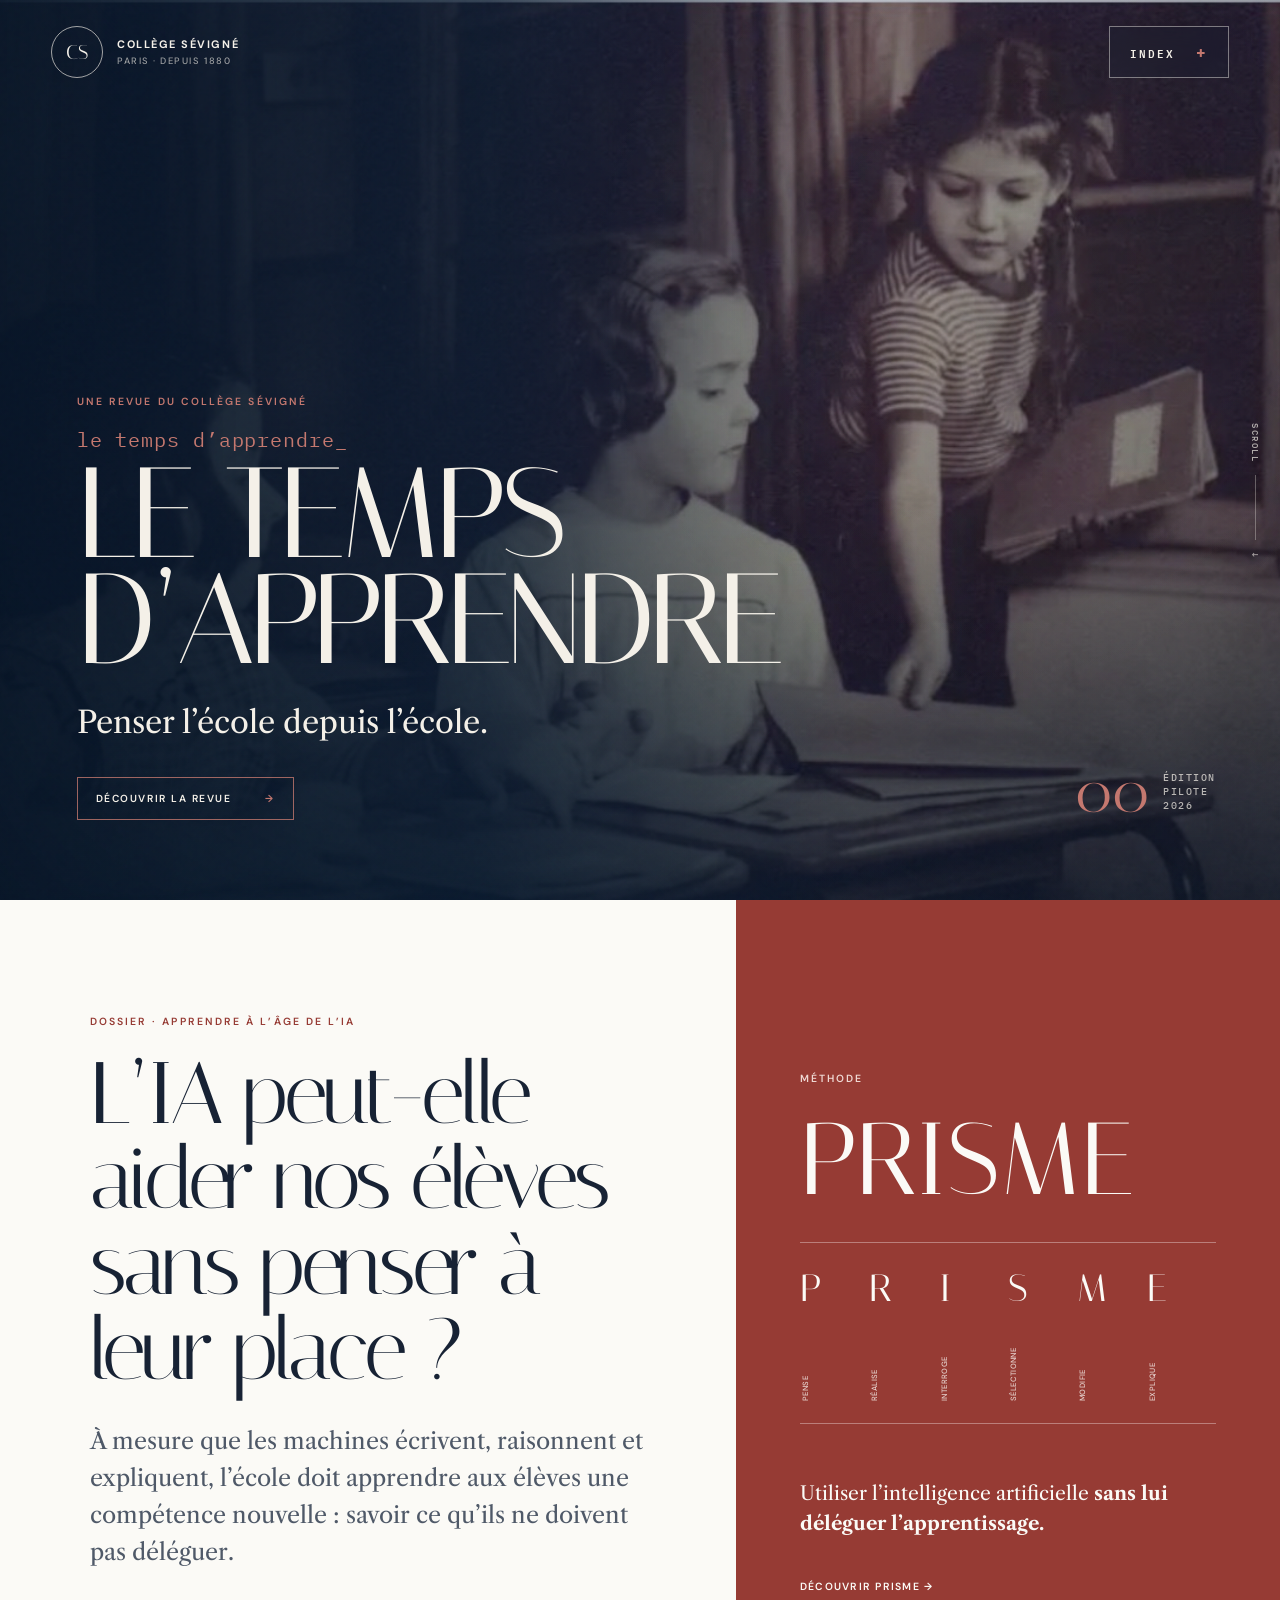
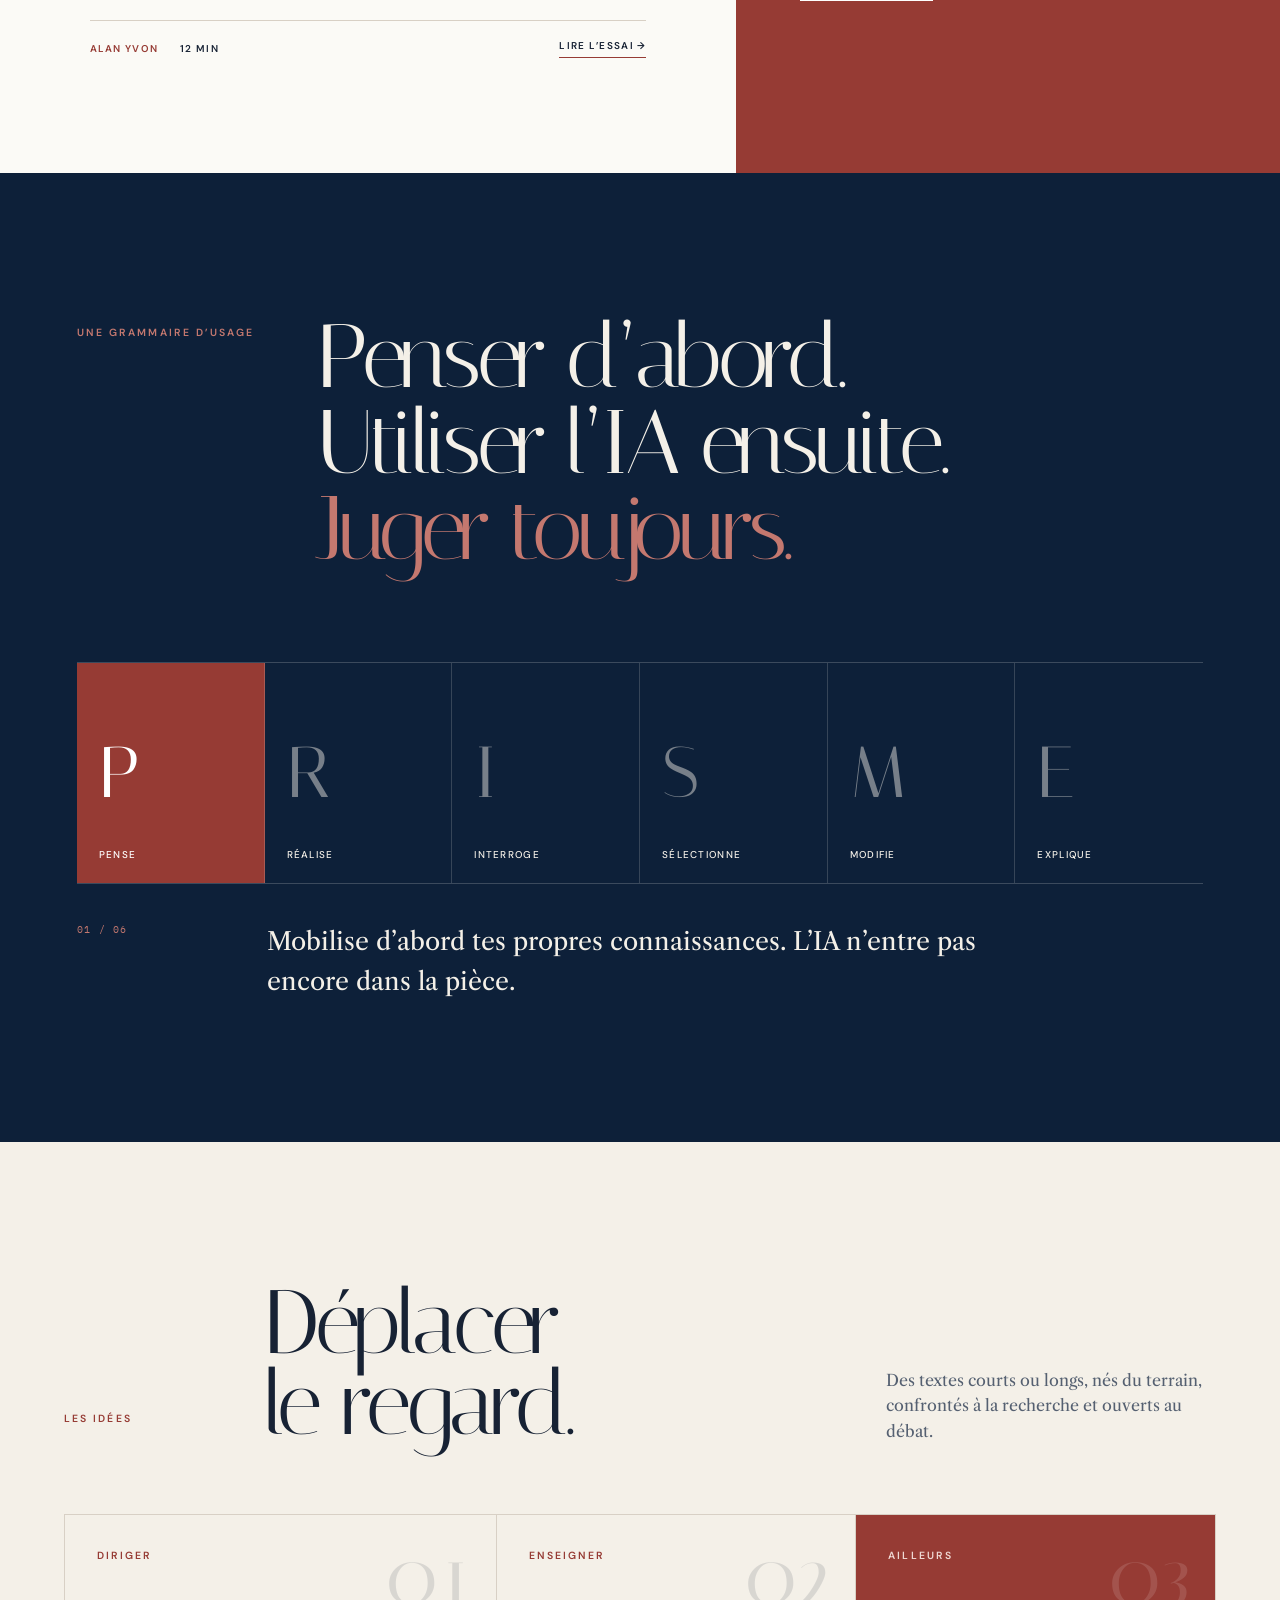
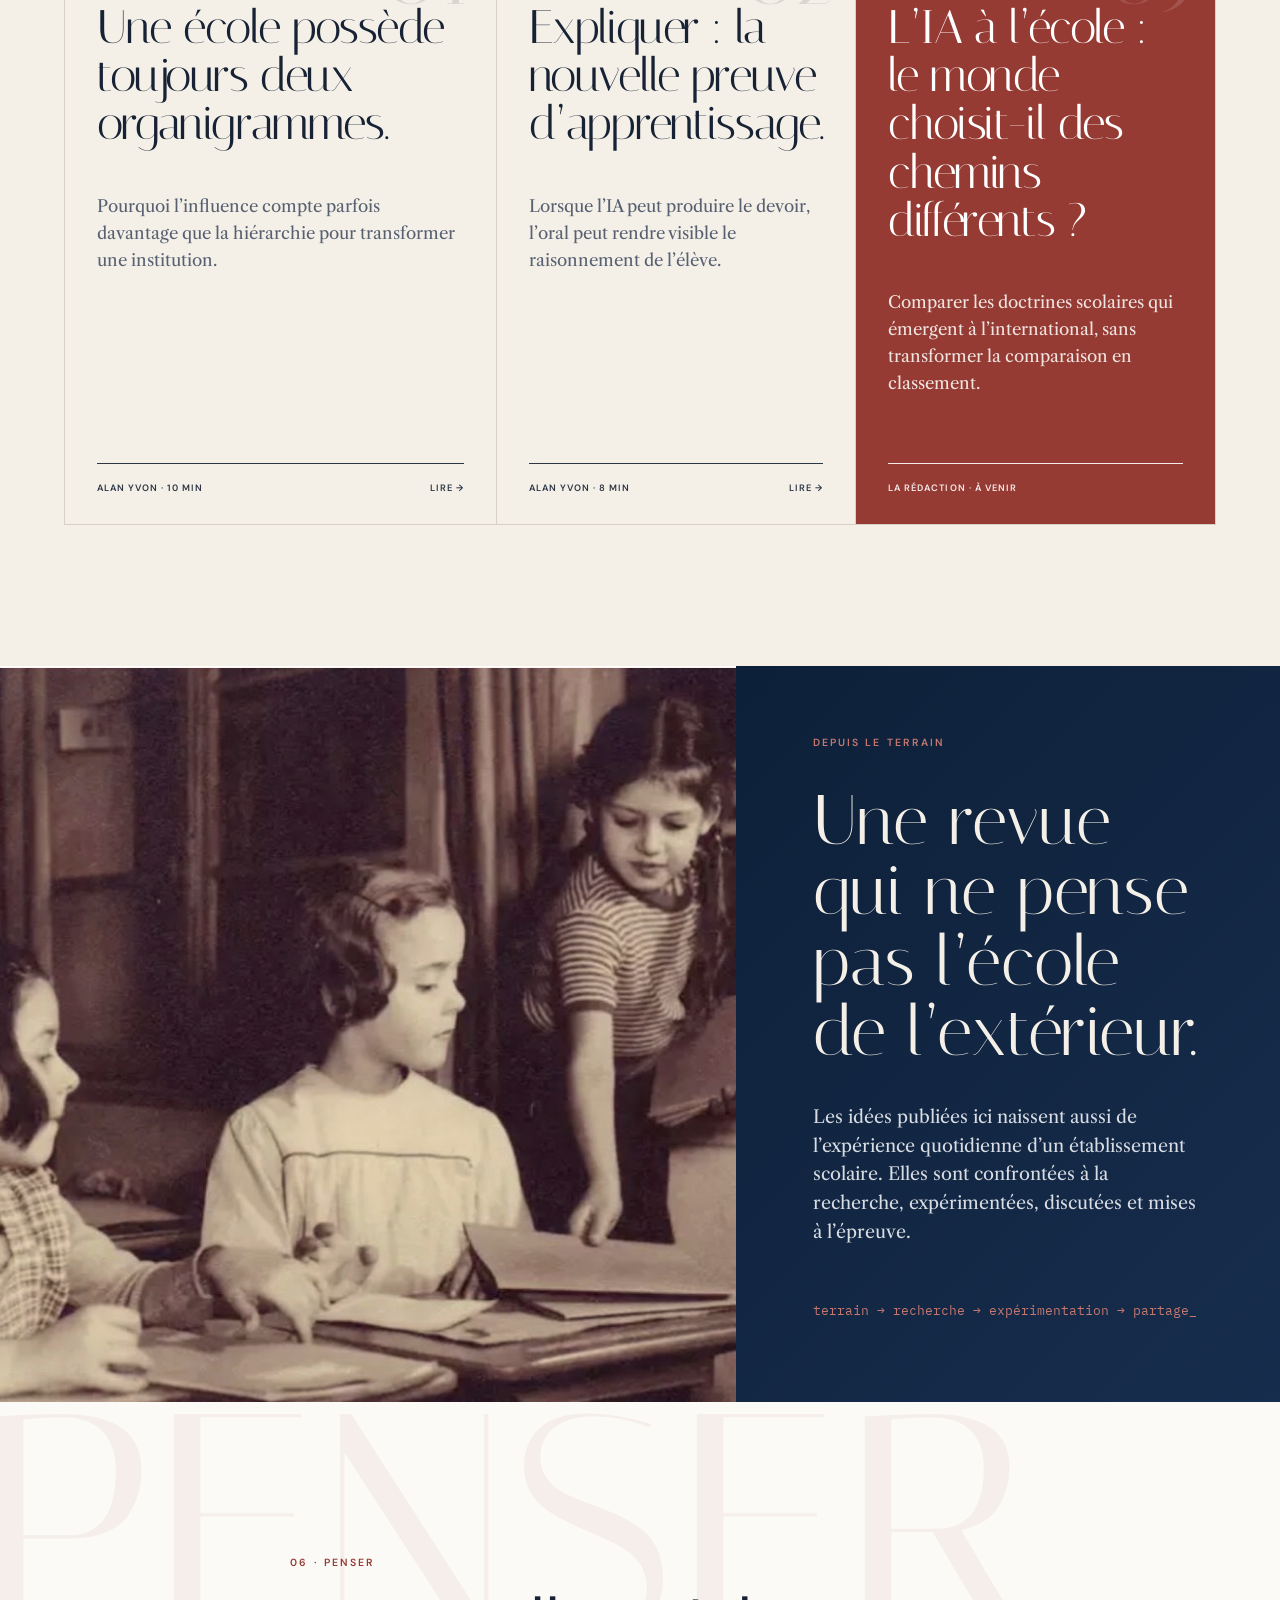
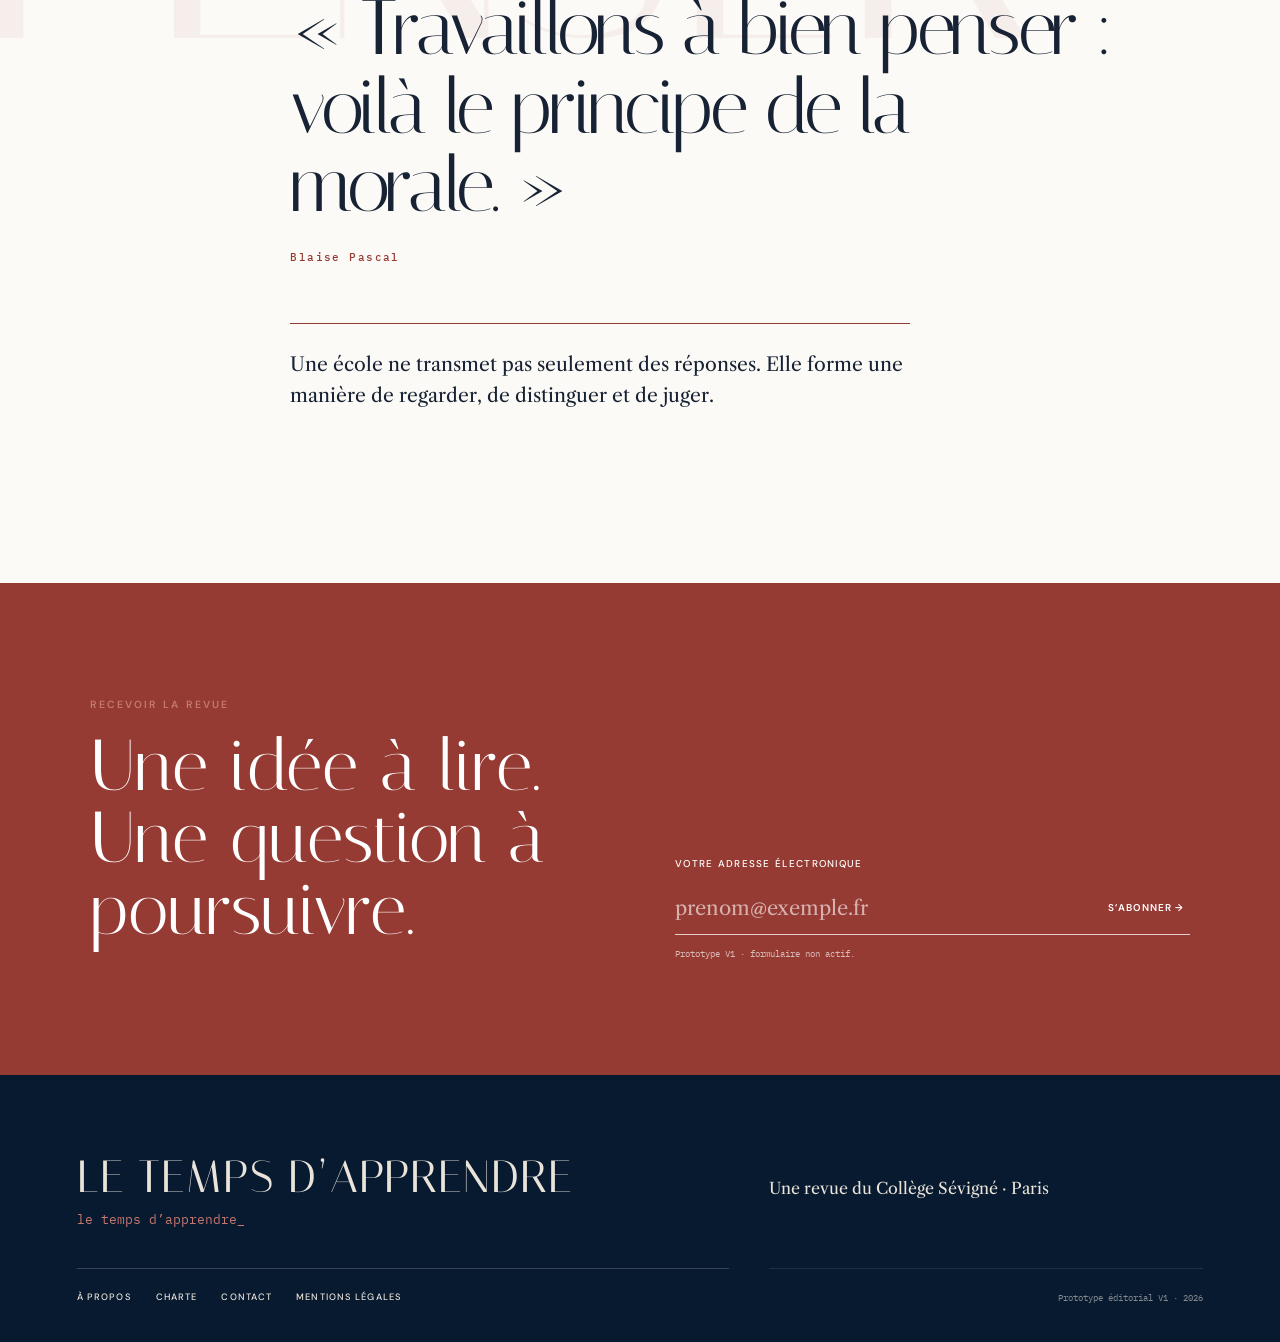
<file: index.html>
<!doctype html>
<html lang="fr">
<head>
  <meta charset="utf-8">
  <meta name="viewport" content="width=device-width,initial-scale=1,viewport-fit=cover">
  <meta name="theme-color" content="#0d2039">
  <meta name="description" content="Le Temps d’apprendre — une revue du Collège Sévigné. Penser l’école depuis l’école.">
  <title>Le Temps d’apprendre — Collège Sévigné</title>
  <link rel="preconnect" href="https://fonts.googleapis.com">
  <link rel="preconnect" href="https://fonts.gstatic.com" crossorigin>
  <link href="https://fonts.googleapis.com/css2?family=DM+Sans:wght@400;500;600&family=IBM+Plex+Mono:ital,wght@0,400;0,500;1,400&family=Italiana&family=Libre+Caslon+Text:ital,wght@0,400;0,700;1,400&display=swap" rel="stylesheet">
  <link rel="stylesheet" href="styles.css">
</head>
<body>
<a class="skip" href="#main">Aller au contenu</a>

<header class="site-header" id="top">
  <a class="school-brand" href="#top" aria-label="Accueil">
    <span class="monogram">CS</span>
    <span class="school-name"><strong>COLLÈGE SÉVIGNÉ</strong><small>PARIS · DEPUIS 1880</small></span>
  </a>
  <button class="index-button" type="button" aria-expanded="false" aria-controls="index-panel">INDEX <b>+</b></button>
</header>

<div class="index-panel" id="index-panel" aria-hidden="true">
  <div class="index-toolbar">
    <span>TABLE DES MATIÈRES</span>
    <button class="index-close" type="button" aria-label="Fermer l’index">×</button>
  </div>
  <nav class="index-nav" aria-label="Index de la revue">
    <a href="#dossier"><span>01</span><strong>APPRENDRE</strong><em>Cognition · évaluation</em></a>
    <a href="#articles"><span>02</span><strong>ENSEIGNER</strong><em>Pratiques · métier</em></a>
    <a href="#prisme"><span>03</span><strong>TRANSFORMER</strong><em>IA · innovation</em></a>
    <a href="#articles"><span>04</span><strong>DIRIGER</strong><em>Leadership · culture</em></a>
    <a href="#ailleurs"><span>05</span><strong>AILLEURS</strong><em>International</em></a>
    <a href="#penser"><span>06</span><strong>PENSER</strong><em>Philosophie · finalités</em></a>
  </nav>
  <p class="index-signature">le temps d’apprendre_</p>
</div>

<main id="main">
  <section class="hero" aria-labelledby="hero-title">
    <video class="hero-film" autoplay muted loop playsinline preload="metadata" poster="hero-poster.jpg" aria-hidden="true">
      <source src="hero-film.mp4" type="video/mp4">
    </video>
    <div class="hero-fallback" aria-hidden="true"></div>
    <div class="hero-shade" aria-hidden="true"></div>
    <div class="hero-grain" aria-hidden="true"></div>

    <div class="hero-copy">
      <p class="eyebrow light">UNE REVUE DU COLLÈGE SÉVIGNÉ</p>
      <p class="typed-brand">le temps d’apprendre<span>_</span></p>
      <h1 id="hero-title">LE TEMPS<br>D’APPRENDRE</h1>
      <p class="hero-tagline">Penser l’école depuis l’école.</p>
      <a class="outline-cta" href="#dossier">DÉCOUVRIR LA REVUE <span>→</span></a>
    </div>

    <div class="hero-issue">
      <span>00</span>
      <p>ÉDITION<br>PILOTE<br>2026</p>
    </div>

    <a class="scroll-cue" href="#dossier" aria-label="Descendre vers le dossier">SCROLL <i></i> ↓</a>
  </section>

  <section class="dossier" id="dossier">
    <article class="dossier-story">
      <p class="eyebrow">DOSSIER · APPRENDRE À L’ÂGE DE L’IA</p>
      <h2>L’IA peut-elle aider nos élèves sans penser à leur place&nbsp;?</h2>
      <p class="standfirst">À mesure que les machines écrivent, raisonnent et expliquent, l’école doit apprendre aux élèves une compétence nouvelle&nbsp;: savoir ce qu’ils ne doivent pas déléguer.</p>
      <div class="story-footer"><span>ALAN YVON</span><span>12 MIN</span><a href="article-ia.html">LIRE L’ESSAI →</a></div>
    </article>

    <aside class="prisme-card" id="prisme">
      <p class="eyebrow pale">MÉTHODE</p>
      <h2>PRISME</h2>
      <div class="prisme-mini" aria-label="Étapes de la méthode PRISME">
        <div><b>P</b><span>PENSE</span></div>
        <div><b>R</b><span>RÉALISE</span></div>
        <div><b>I</b><span>INTERROGE</span></div>
        <div><b>S</b><span>SÉLECTIONNE</span></div>
        <div><b>M</b><span>MODIFIE</span></div>
        <div><b>E</b><span>EXPLIQUE</span></div>
      </div>
      <p>Utiliser l’intelligence artificielle <strong>sans lui déléguer l’apprentissage.</strong></p>
      <a href="article-ia.html#prisme-detail">DÉCOUVRIR PRISME →</a>
    </aside>
  </section>

  <section class="prisme-experience" aria-labelledby="prisme-title">
    <div class="prisme-heading">
      <p class="eyebrow light">UNE GRAMMAIRE D’USAGE</p>
      <h2 id="prisme-title">Penser d’abord.<br>Utiliser l’IA ensuite.<br><em>Juger toujours.</em></h2>
    </div>
    <div class="prisme-steps" role="list">
      <button class="p-step active" type="button" data-step="0" role="listitem"><span>P</span><b>PENSE</b></button>
      <button class="p-step" type="button" data-step="1" role="listitem"><span>R</span><b>RÉALISE</b></button>
      <button class="p-step" type="button" data-step="2" role="listitem"><span>I</span><b>INTERROGE</b></button>
      <button class="p-step" type="button" data-step="3" role="listitem"><span>S</span><b>SÉLECTIONNE</b></button>
      <button class="p-step" type="button" data-step="4" role="listitem"><span>M</span><b>MODIFIE</b></button>
      <button class="p-step" type="button" data-step="5" role="listitem"><span>E</span><b>EXPLIQUE</b></button>
    </div>
    <div class="step-reading" aria-live="polite">
      <span class="step-num">01 / 06</span>
      <p class="step-text">Mobilise d’abord tes propres connaissances. L’IA n’entre pas encore dans la pièce.</p>
    </div>
  </section>

  <section class="articles" id="articles">
    <div class="section-intro">
      <p class="eyebrow">LES IDÉES</p>
      <h2>Déplacer<br>le regard.</h2>
      <p>Des textes courts ou longs, nés du terrain, confrontés à la recherche et ouverts au débat.</p>
    </div>
    <div class="article-grid">
      <article class="article-card dominant">
        <div class="number">01</div>
        <p class="eyebrow">DIRIGER</p>
        <h3><a href="article-organigrammes.html">Une école possède toujours deux organigrammes.</a></h3>
        <p>Pourquoi l’influence compte parfois davantage que la hiérarchie pour transformer une institution.</p>
        <footer><span>ALAN YVON · 10 MIN</span><a href="article-organigrammes.html">LIRE →</a></footer>
      </article>
      <article class="article-card">
        <div class="number">02</div>
        <p class="eyebrow">ENSEIGNER</p>
        <h3><a href="article-expliquer.html">Expliquer&nbsp;: la nouvelle preuve d’apprentissage.</a></h3>
        <p>Lorsque l’IA peut produire le devoir, l’oral peut rendre visible le raisonnement de l’élève.</p>
        <footer><span>ALAN YVON · 8 MIN</span><a href="article-expliquer.html">LIRE →</a></footer>
      </article>
      <article class="article-card tinted" id="ailleurs">
        <div class="number">03</div>
        <p class="eyebrow pale">AILLEURS</p>
        <h3>L’IA à l’école&nbsp;: le monde choisit-il des chemins différents&nbsp;?</h3>
        <p>Comparer les doctrines scolaires qui émergent à l’international, sans transformer la comparaison en classement.</p>
        <footer><span>LA RÉDACTION · À VENIR</span></footer>
      </article>
    </div>
  </section>

  <section class="terrain" aria-labelledby="terrain-title">
    <div class="terrain-image" aria-hidden="true"></div>
    <div class="terrain-content">
      <p class="eyebrow light">DEPUIS LE TERRAIN</p>
      <h2 id="terrain-title">Une revue qui ne pense pas l’école de l’extérieur.</h2>
      <p>Les idées publiées ici naissent aussi de l’expérience quotidienne d’un établissement scolaire. Elles sont confrontées à la recherche, expérimentées, discutées et mises à l’épreuve.</p>
      <p class="type-line">terrain → recherche → expérimentation → partage_</p>
    </div>
  </section>

  <section class="penser" id="penser">
    <div class="ghost-word" aria-hidden="true">PENSER</div>
    <div class="penser-copy">
      <p class="eyebrow">06 · PENSER</p>
      <blockquote>«&nbsp;Travaillons à bien penser&nbsp;: voilà le principe de la morale.&nbsp;»</blockquote>
      <cite>Blaise Pascal</cite>
      <p>Une école ne transmet pas seulement des réponses. Elle forme une manière de regarder, de distinguer et de juger.</p>
    </div>
  </section>

  <section class="newsletter">
    <div>
      <p class="eyebrow light">RECEVOIR LA REVUE</p>
      <h2>Une idée à lire.<br>Une question à poursuivre.</h2>
    </div>
    <form class="newsletter-form" onsubmit="return false">
      <label for="mail">Votre adresse électronique</label>
      <div><input id="mail" type="email" placeholder="prenom@exemple.fr"><button type="submit">S’ABONNER →</button></div>
      <small>Prototype V1 · formulaire non actif.</small>
    </form>
  </section>
</main>

<footer class="site-footer">
  <div class="footer-title"><strong>LE TEMPS D’APPRENDRE</strong><span>le temps d’apprendre_</span></div>
  <p>Une revue du Collège Sévigné · Paris</p>
  <nav><a href="#">À PROPOS</a><a href="#">CHARTE</a><a href="#">CONTACT</a><a href="#">MENTIONS LÉGALES</a></nav>
  <small>Prototype éditorial V1 · 2026</small>
</footer>

<script src="app.js"></script>
</body>
</html>
</file>
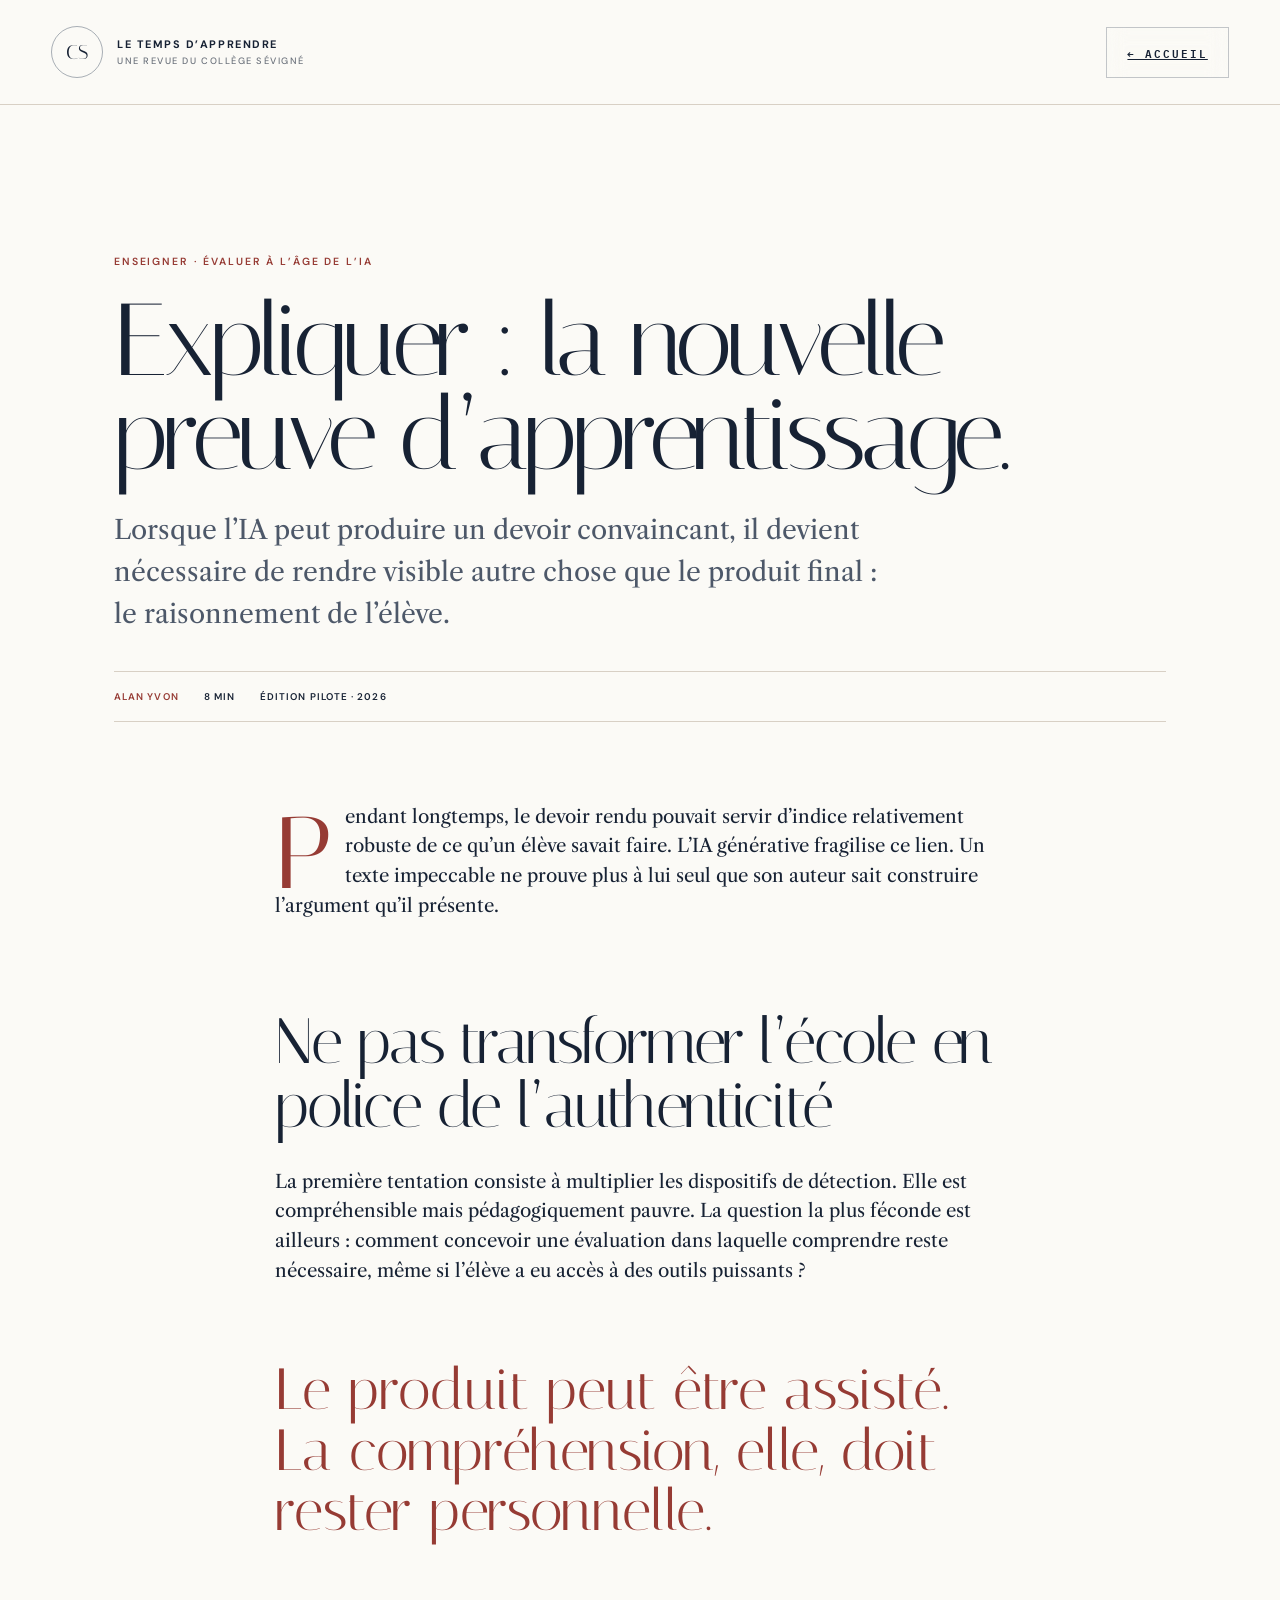
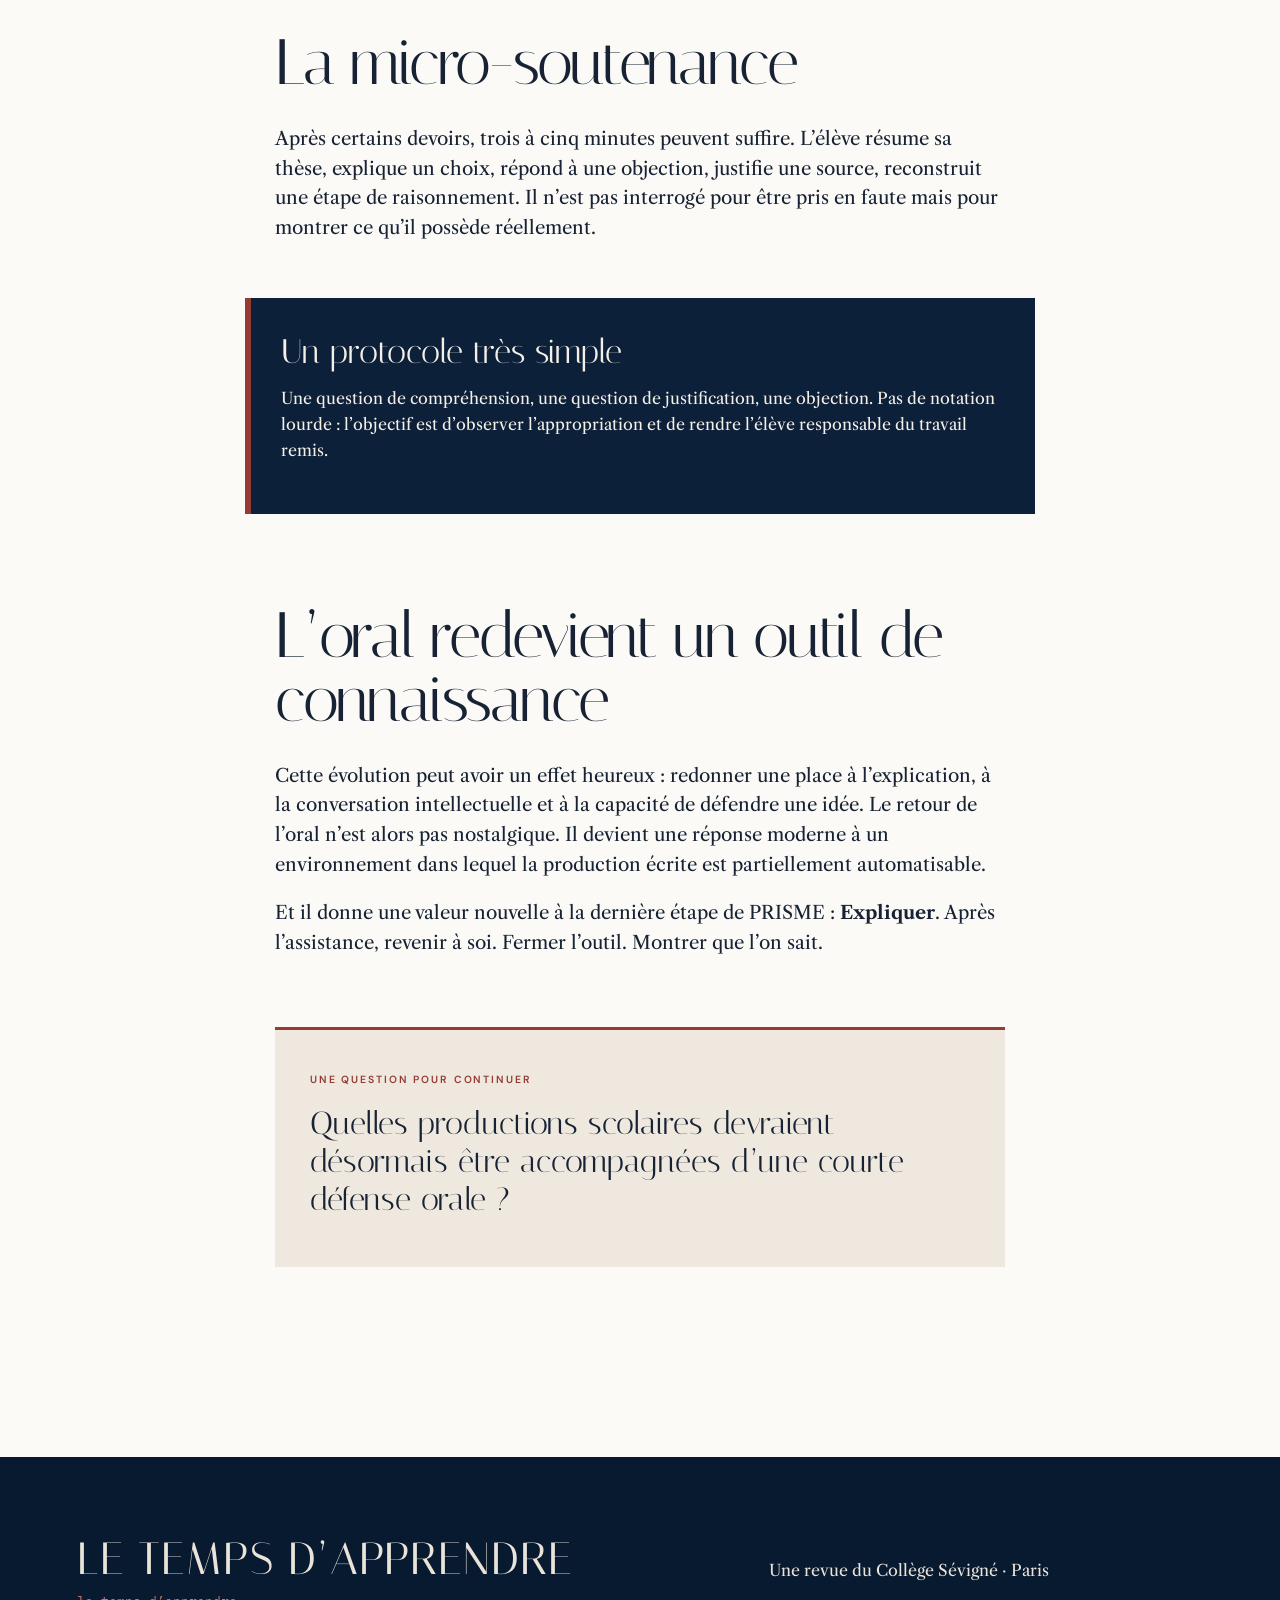
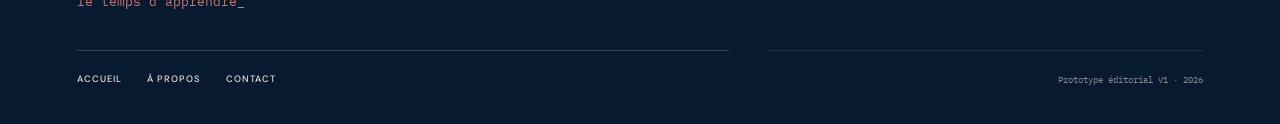
<file: article-expliquer.html>
<!doctype html><html lang="fr"><head><meta charset="utf-8"><meta name="viewport" content="width=device-width,initial-scale=1"><title>Expliquer : la nouvelle preuve d’apprentissage — Le Temps d’apprendre</title><link rel="preconnect" href="https://fonts.googleapis.com"><link rel="preconnect" href="https://fonts.gstatic.com" crossorigin><link href="https://fonts.googleapis.com/css2?family=DM+Sans:wght@400;500;600&family=IBM+Plex+Mono:wght@400;500&family=Italiana&family=Libre+Caslon+Text:ital,wght@0,400;0,700;1,400&display=swap" rel="stylesheet"><link rel="stylesheet" href="styles.css"></head><body class="article-page"><header class="site-header article-header"><a class="school-brand" href="index.html"><span class="monogram">CS</span><span class="school-name"><strong>LE TEMPS D’APPRENDRE</strong><small>UNE REVUE DU COLLÈGE SÉVIGNÉ</small></span></a><a class="index-button" href="index.html">← ACCUEIL</a></header><main class="article-shell"><p class="article-kicker">ENSEIGNER · ÉVALUER À L’ÂGE DE L’IA</p><h1>Expliquer&nbsp;: la nouvelle preuve d’apprentissage.</h1><p class="article-deck">Lorsque l’IA peut produire un devoir convaincant, il devient nécessaire de rendre visible autre chose que le produit final&nbsp;: le raisonnement de l’élève.</p><div class="article-byline"><span>ALAN YVON</span><span>8 MIN</span><span>ÉDITION PILOTE · 2026</span></div><article class="longform"><p class="drop">Pendant longtemps, le devoir rendu pouvait servir d’indice relativement robuste de ce qu’un élève savait faire. L’IA générative fragilise ce lien. Un texte impeccable ne prouve plus à lui seul que son auteur sait construire l’argument qu’il présente.</p><h2>Ne pas transformer l’école en police de l’authenticité</h2><p>La première tentation consiste à multiplier les dispositifs de détection. Elle est compréhensible mais pédagogiquement pauvre. La question la plus féconde est ailleurs&nbsp;: comment concevoir une évaluation dans laquelle comprendre reste nécessaire, même si l’élève a eu accès à des outils puissants&nbsp;?</p><blockquote>Le produit peut être assisté. La compréhension, elle, doit rester personnelle.</blockquote><h2>La micro-soutenance</h2><p>Après certains devoirs, trois à cinq minutes peuvent suffire. L’élève résume sa thèse, explique un choix, répond à une objection, justifie une source, reconstruit une étape de raisonnement. Il n’est pas interrogé pour être pris en faute mais pour montrer ce qu’il possède réellement.</p><div class="article-callout"><h3>Un protocole très simple</h3><p>Une question de compréhension, une question de justification, une objection. Pas de notation lourde&nbsp;: l’objectif est d’observer l’appropriation et de rendre l’élève responsable du travail remis.</p></div><h2>L’oral redevient un outil de connaissance</h2><p>Cette évolution peut avoir un effet heureux&nbsp;: redonner une place à l’explication, à la conversation intellectuelle et à la capacité de défendre une idée. Le retour de l’oral n’est alors pas nostalgique. Il devient une réponse moderne à un environnement dans lequel la production écrite est partiellement automatisable.</p><p>Et il donne une valeur nouvelle à la dernière étape de PRISME&nbsp;: <strong>Expliquer</strong>. Après l’assistance, revenir à soi. Fermer l’outil. Montrer que l’on sait.</p><div class="article-question"><span class="article-kicker">UNE QUESTION POUR CONTINUER</span><p>Quelles productions scolaires devraient désormais être accompagnées d’une courte défense orale&nbsp;?</p></div></article></main><footer class="site-footer"><div class="footer-title"><strong>LE TEMPS D’APPRENDRE</strong><span>le temps d’apprendre_</span></div><p>Une revue du Collège Sévigné · Paris</p><nav><a href="index.html">ACCUEIL</a><a href="#">À PROPOS</a><a href="#">CONTACT</a></nav><small>Prototype éditorial V1 · 2026</small></footer></body></html>
</file>
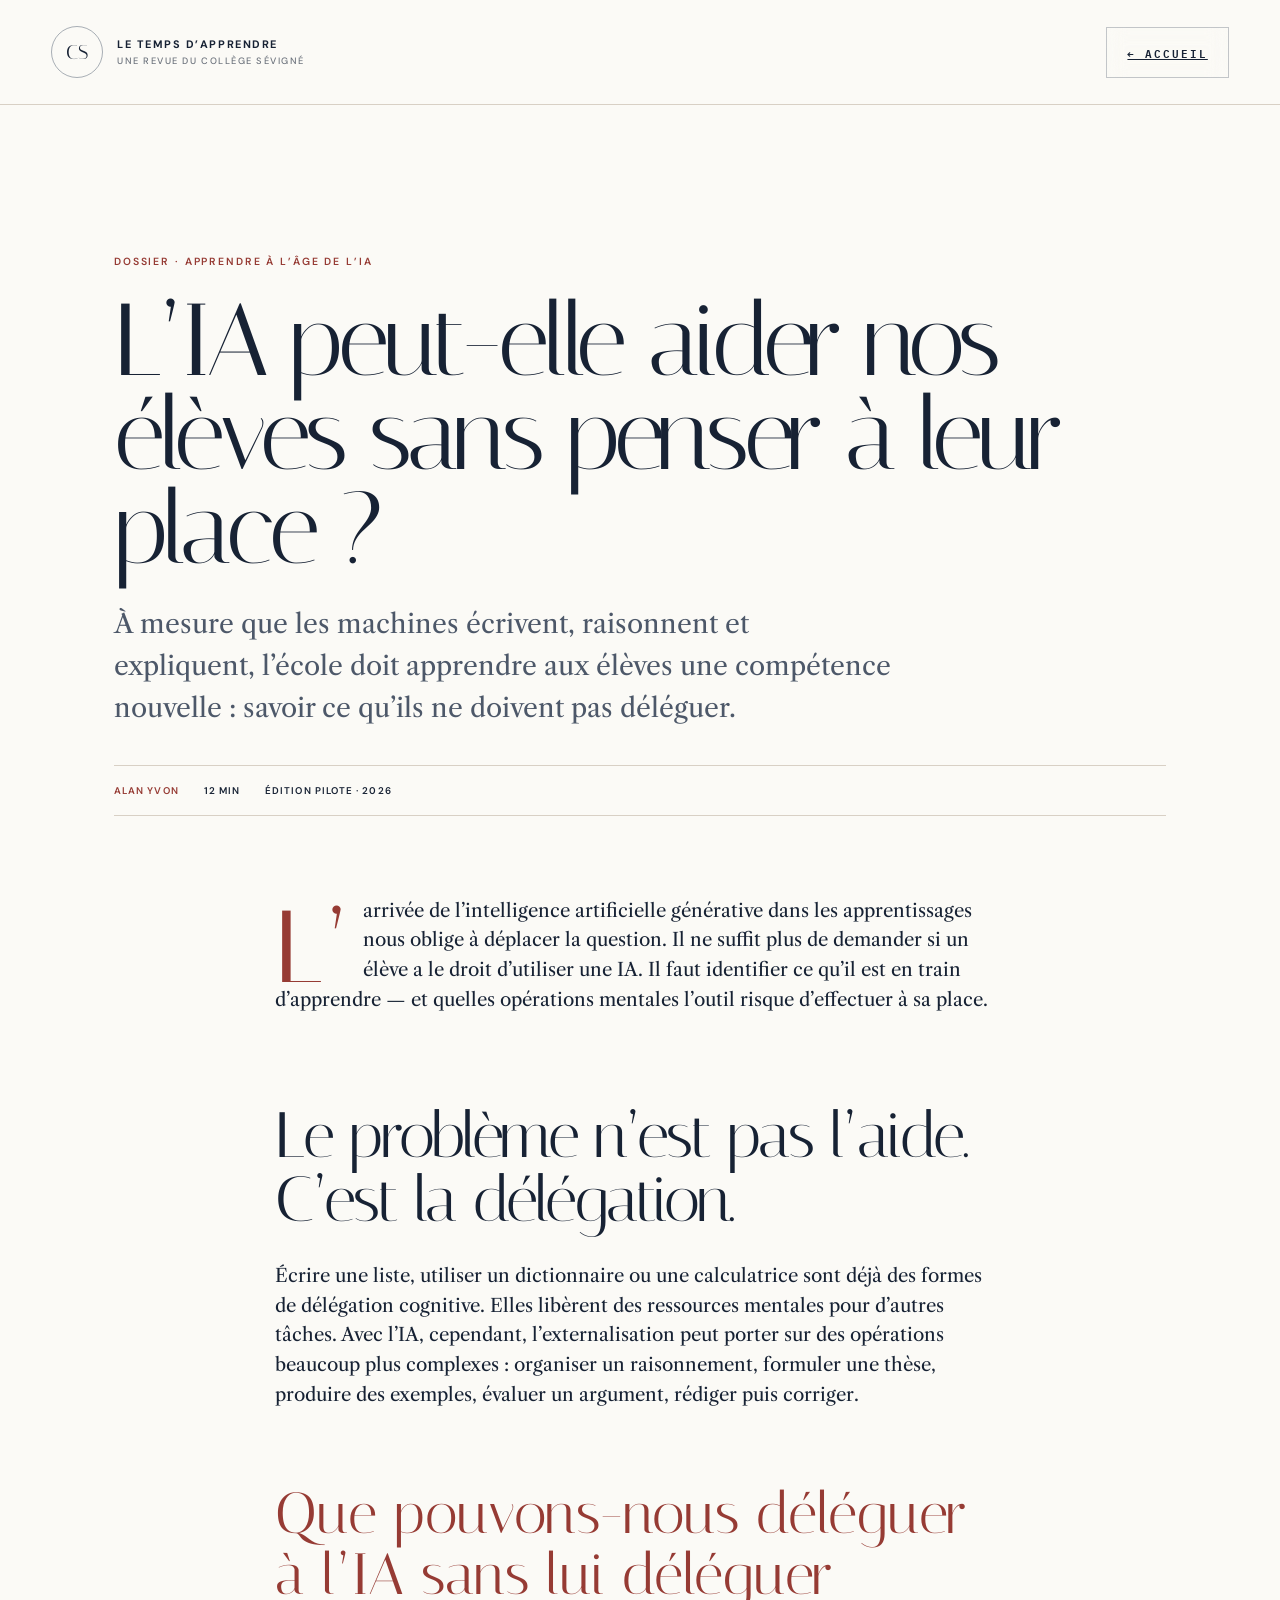
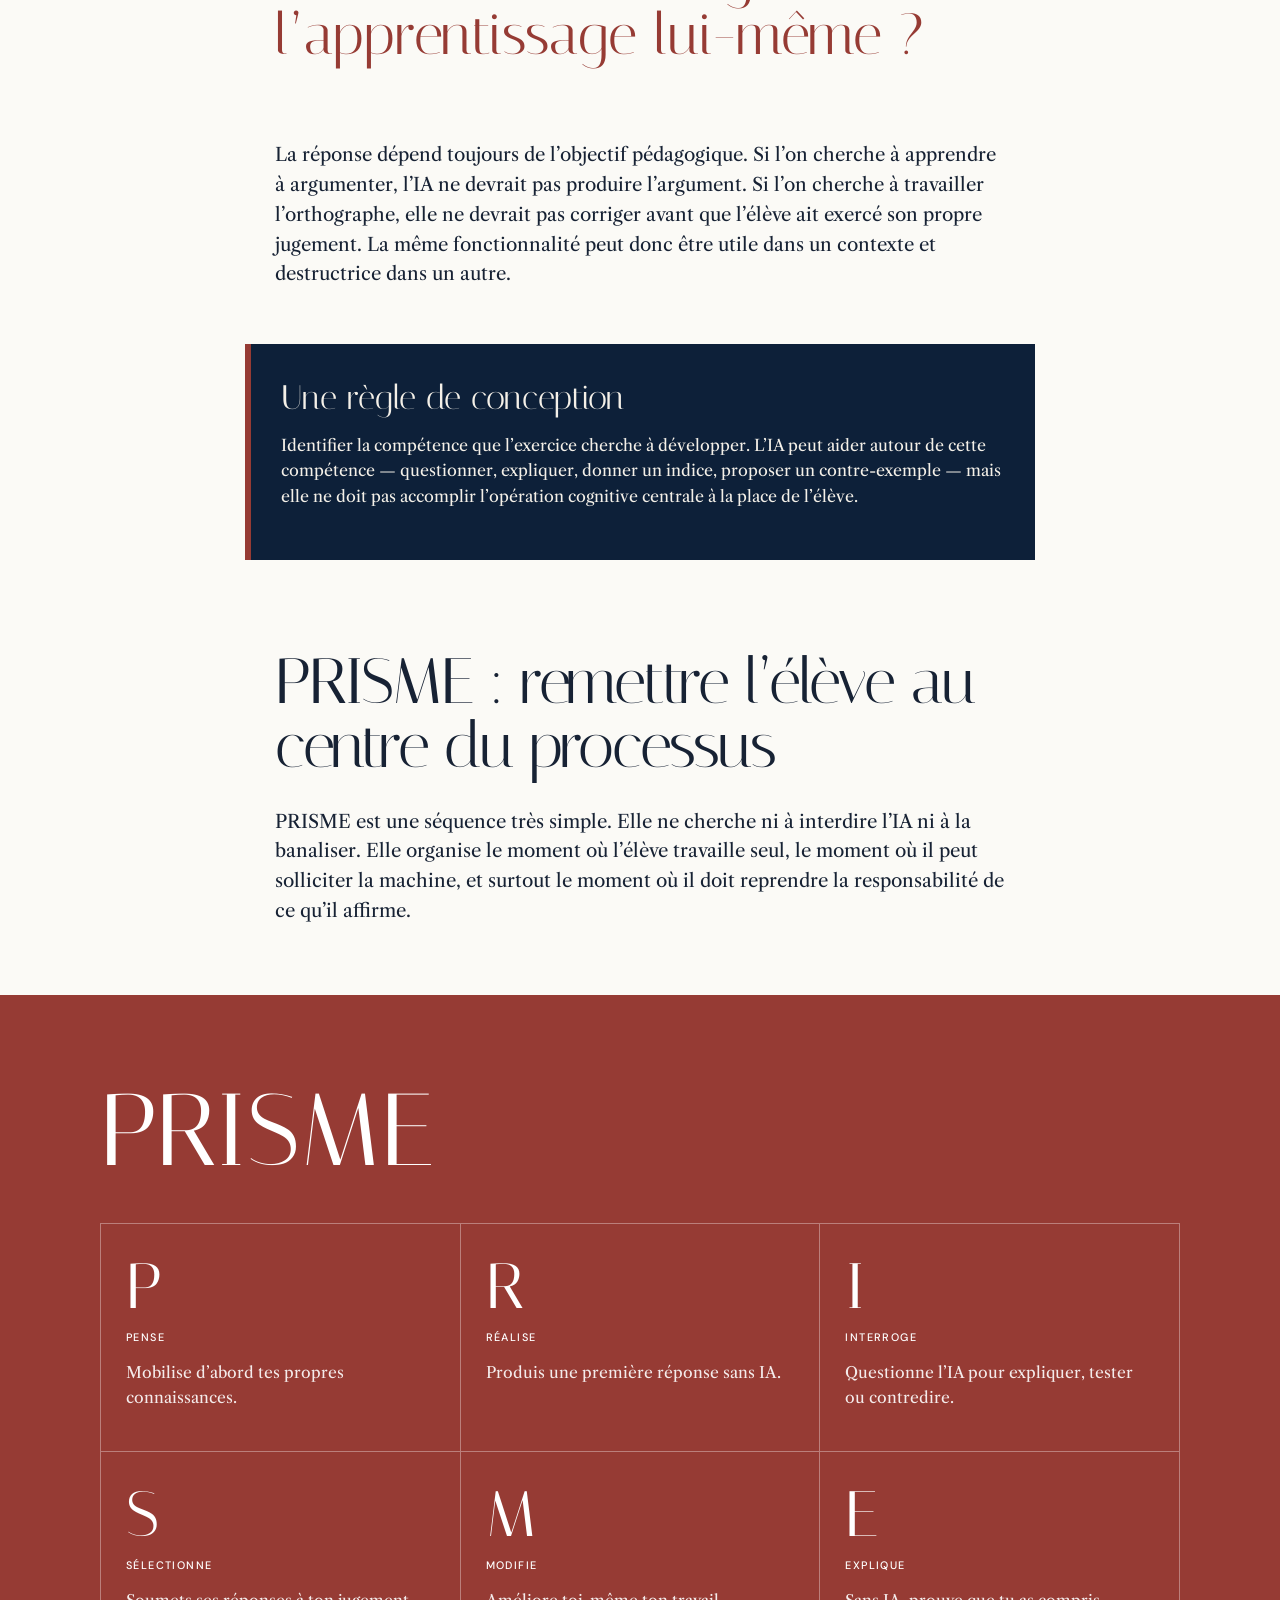
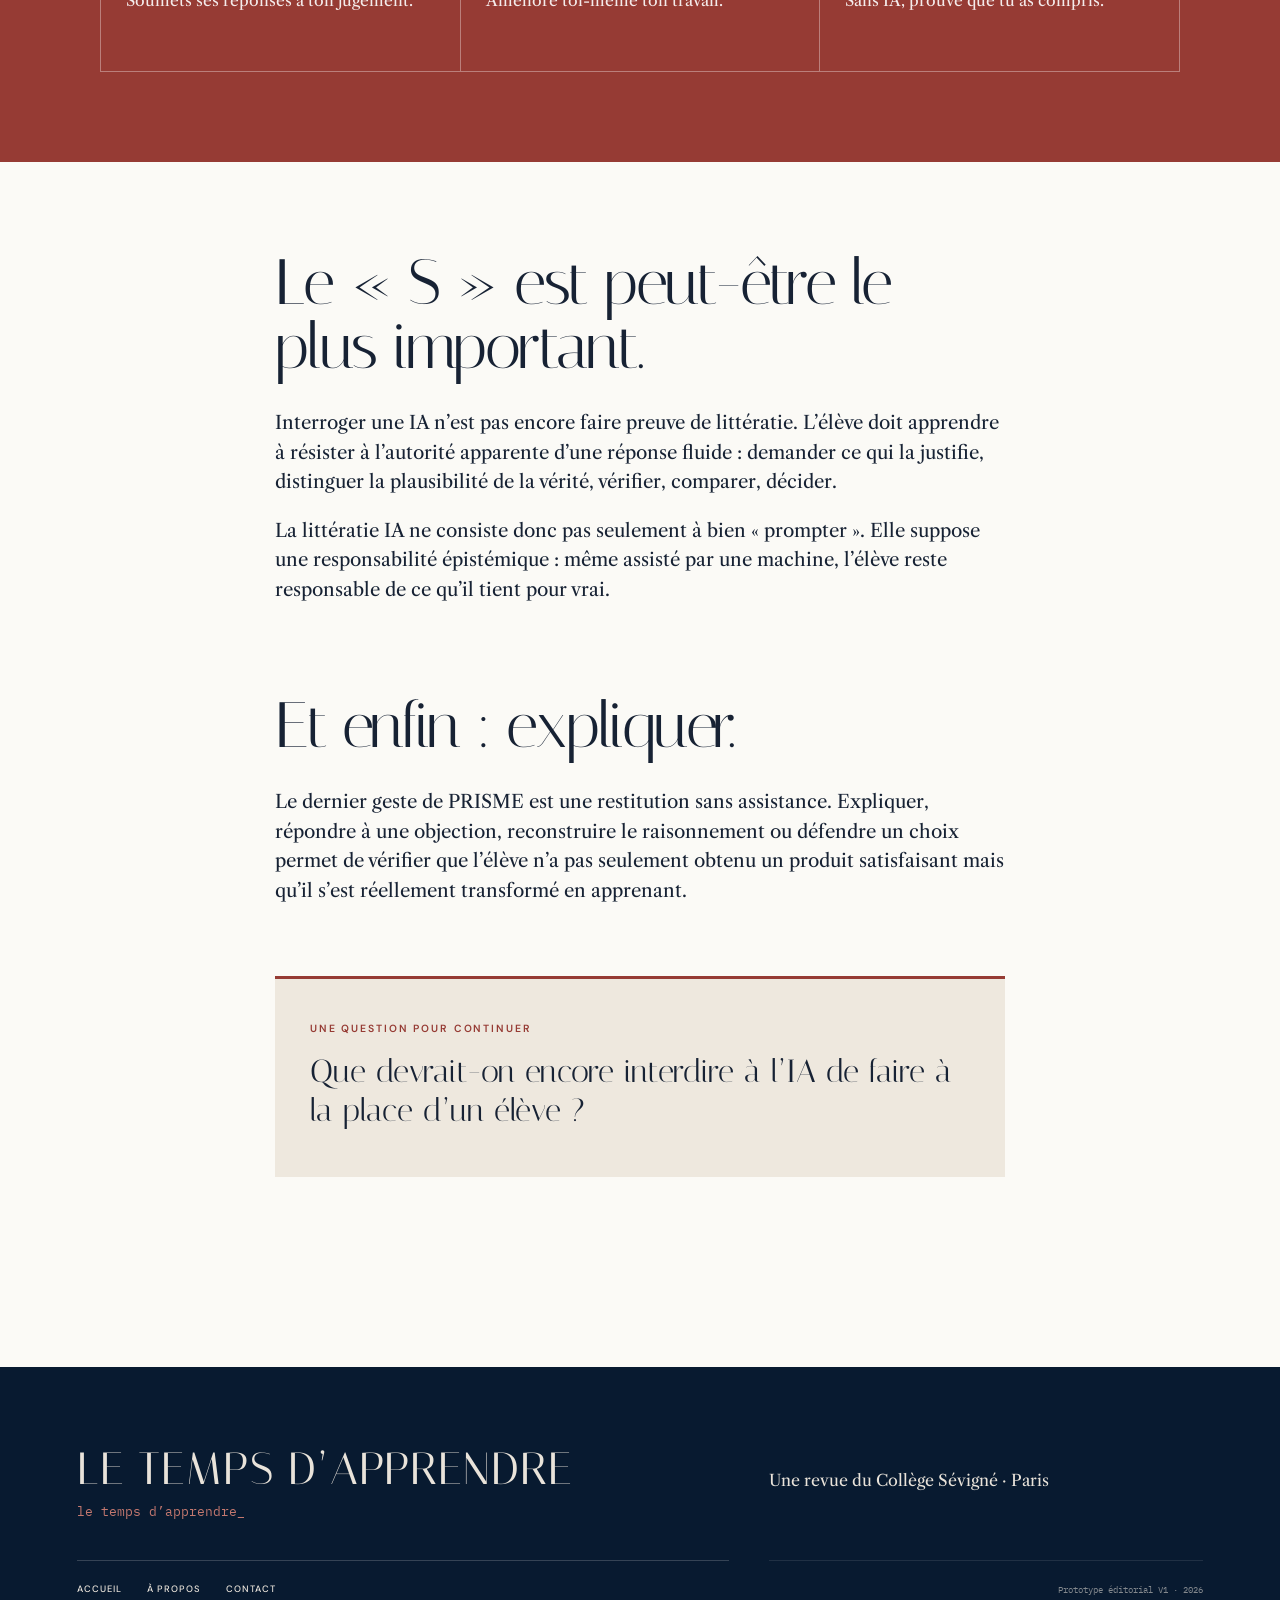
<file: article-ia.html>
<!doctype html><html lang="fr"><head><meta charset="utf-8"><meta name="viewport" content="width=device-width,initial-scale=1"><meta name="theme-color" content="#fbfaf6"><title>L’IA peut-elle aider nos élèves sans penser à leur place ? — Le Temps d’apprendre</title><link rel="preconnect" href="https://fonts.googleapis.com"><link rel="preconnect" href="https://fonts.gstatic.com" crossorigin><link href="https://fonts.googleapis.com/css2?family=DM+Sans:wght@400;500;600&family=IBM+Plex+Mono:wght@400;500&family=Italiana&family=Libre+Caslon+Text:ital,wght@0,400;0,700;1,400&display=swap" rel="stylesheet"><link rel="stylesheet" href="styles.css"></head><body class="article-page">
<header class="site-header article-header"><a class="school-brand" href="index.html"><span class="monogram">CS</span><span class="school-name"><strong>LE TEMPS D’APPRENDRE</strong><small>UNE REVUE DU COLLÈGE SÉVIGNÉ</small></span></a><a class="index-button" href="index.html">← ACCUEIL</a></header>
<main class="article-shell"><p class="article-kicker">DOSSIER · APPRENDRE À L’ÂGE DE L’IA</p><h1>L’IA peut-elle aider nos élèves sans penser à leur place&nbsp;?</h1><p class="article-deck">À mesure que les machines écrivent, raisonnent et expliquent, l’école doit apprendre aux élèves une compétence nouvelle&nbsp;: savoir ce qu’ils ne doivent pas déléguer.</p><div class="article-byline"><span>ALAN YVON</span><span>12 MIN</span><span>ÉDITION PILOTE · 2026</span></div>
<article class="longform"><p class="drop">L’arrivée de l’intelligence artificielle générative dans les apprentissages nous oblige à déplacer la question. Il ne suffit plus de demander si un élève a le droit d’utiliser une IA. Il faut identifier ce qu’il est en train d’apprendre — et quelles opérations mentales l’outil risque d’effectuer à sa place.</p><h2>Le problème n’est pas l’aide. C’est la délégation.</h2><p>Écrire une liste, utiliser un dictionnaire ou une calculatrice sont déjà des formes de délégation cognitive. Elles libèrent des ressources mentales pour d’autres tâches. Avec l’IA, cependant, l’externalisation peut porter sur des opérations beaucoup plus complexes&nbsp;: organiser un raisonnement, formuler une thèse, produire des exemples, évaluer un argument, rédiger puis corriger.</p><blockquote>Que pouvons-nous déléguer à l’IA sans lui déléguer l’apprentissage lui-même&nbsp;?</blockquote><p>La réponse dépend toujours de l’objectif pédagogique. Si l’on cherche à apprendre à argumenter, l’IA ne devrait pas produire l’argument. Si l’on cherche à travailler l’orthographe, elle ne devrait pas corriger avant que l’élève ait exercé son propre jugement. La même fonctionnalité peut donc être utile dans un contexte et destructrice dans un autre.</p><div class="article-callout"><h3>Une règle de conception</h3><p>Identifier la compétence que l’exercice cherche à développer. L’IA peut aider autour de cette compétence — questionner, expliquer, donner un indice, proposer un contre-exemple — mais elle ne doit pas accomplir l’opération cognitive centrale à la place de l’élève.</p></div><h2>PRISME&nbsp;: remettre l’élève au centre du processus</h2><p>PRISME est une séquence très simple. Elle ne cherche ni à interdire l’IA ni à la banaliser. Elle organise le moment où l’élève travaille seul, le moment où il peut solliciter la machine, et surtout le moment où il doit reprendre la responsabilité de ce qu’il affirme.</p></article>
<section class="prisme-detail" id="prisme-detail"><h2>PRISME</h2><div class="prisme-detail-grid"><div><b>P</b><h3>PENSE</h3><p>Mobilise d’abord tes propres connaissances.</p></div><div><b>R</b><h3>RÉALISE</h3><p>Produis une première réponse sans IA.</p></div><div><b>I</b><h3>INTERROGE</h3><p>Questionne l’IA pour expliquer, tester ou contredire.</p></div><div><b>S</b><h3>SÉLECTIONNE</h3><p>Soumets ses réponses à ton jugement.</p></div><div><b>M</b><h3>MODIFIE</h3><p>Améliore toi-même ton travail.</p></div><div><b>E</b><h3>EXPLIQUE</h3><p>Sans IA, prouve que tu as compris.</p></div></div></section>
<article class="longform"><h2>Le «&nbsp;S&nbsp;» est peut-être le plus important.</h2><p>Interroger une IA n’est pas encore faire preuve de littératie. L’élève doit apprendre à résister à l’autorité apparente d’une réponse fluide&nbsp;: demander ce qui la justifie, distinguer la plausibilité de la vérité, vérifier, comparer, décider.</p><p>La littératie IA ne consiste donc pas seulement à bien «&nbsp;prompter&nbsp;». Elle suppose une responsabilité épistémique&nbsp;: même assisté par une machine, l’élève reste responsable de ce qu’il tient pour vrai.</p><h2>Et enfin&nbsp;: expliquer.</h2><p>Le dernier geste de PRISME est une restitution sans assistance. Expliquer, répondre à une objection, reconstruire le raisonnement ou défendre un choix permet de vérifier que l’élève n’a pas seulement obtenu un produit satisfaisant mais qu’il s’est réellement transformé en apprenant.</p><div class="article-question"><span class="article-kicker">UNE QUESTION POUR CONTINUER</span><p>Que devrait-on encore interdire à l’IA de faire à la place d’un élève&nbsp;?</p></div></article></main><footer class="site-footer"><div class="footer-title"><strong>LE TEMPS D’APPRENDRE</strong><span>le temps d’apprendre_</span></div><p>Une revue du Collège Sévigné · Paris</p><nav><a href="index.html">ACCUEIL</a><a href="#">À PROPOS</a><a href="#">CONTACT</a></nav><small>Prototype éditorial V1 · 2026</small></footer></body></html>
</file>
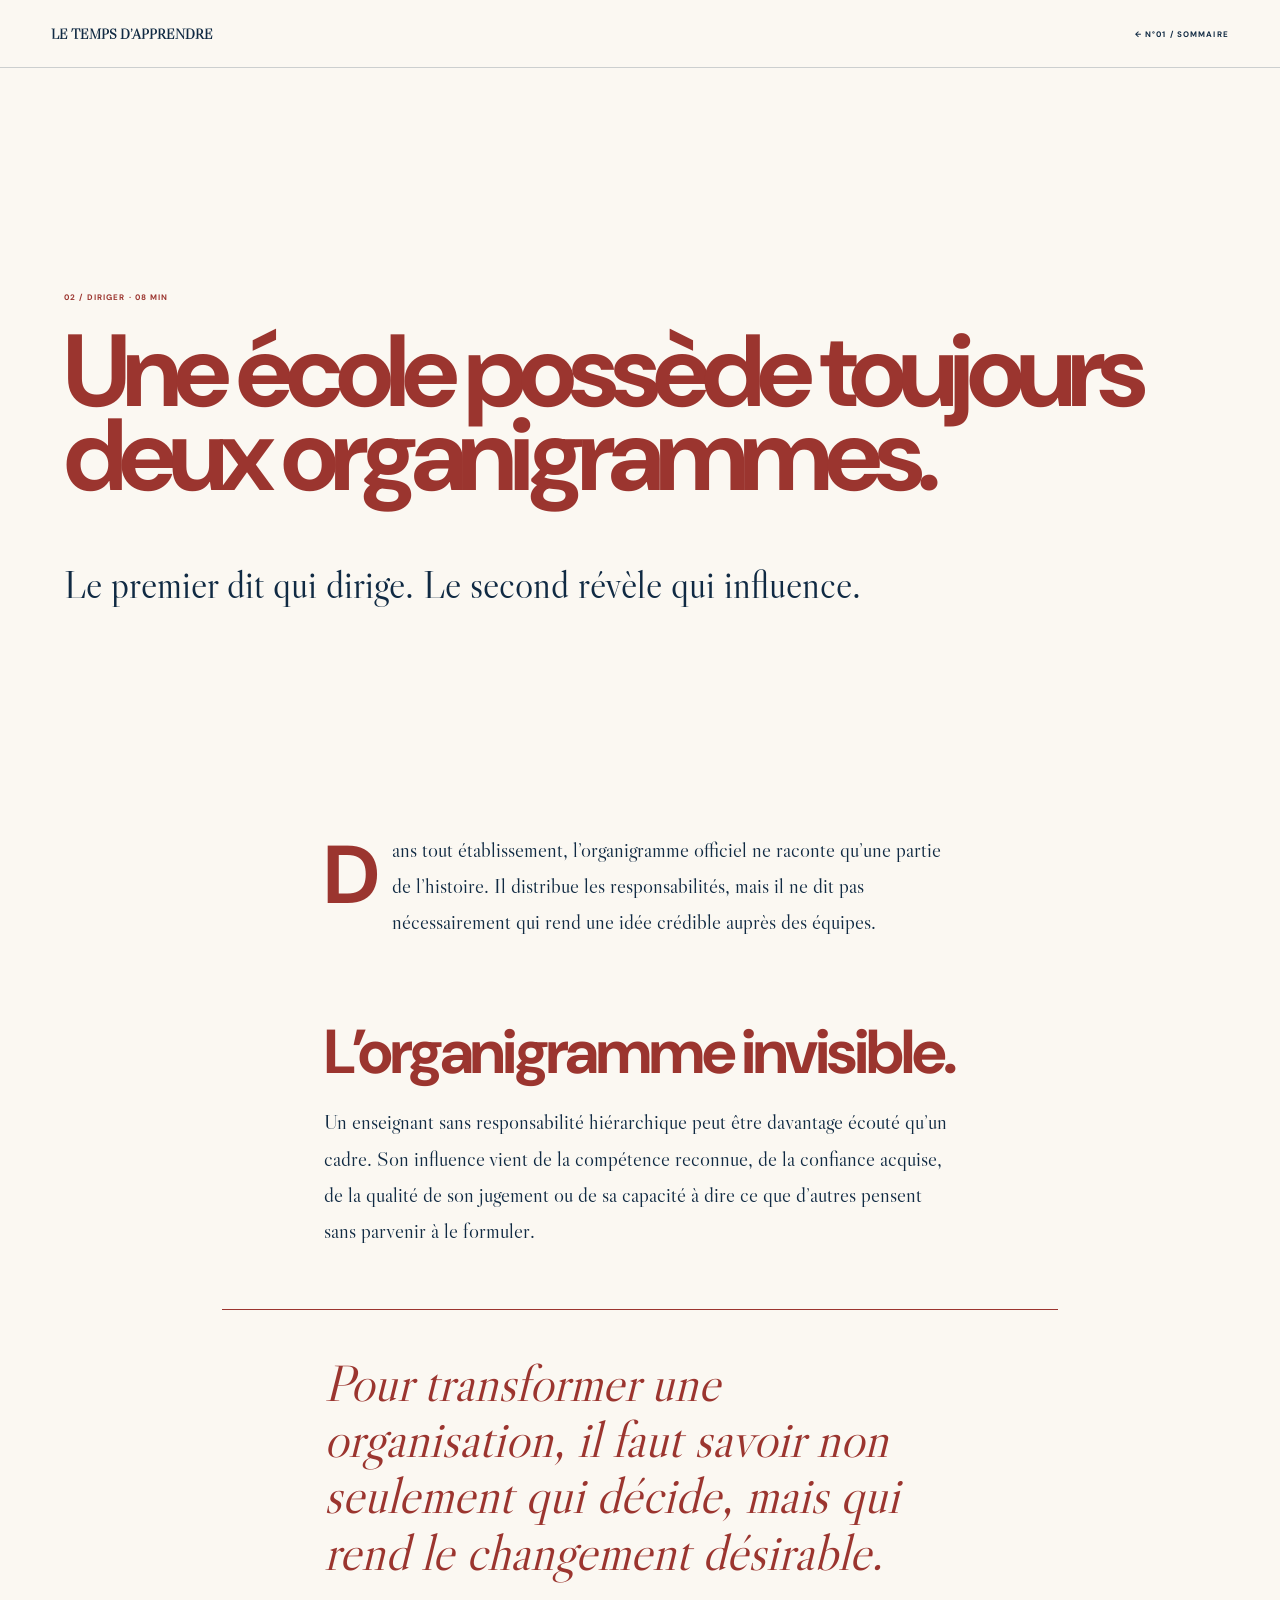
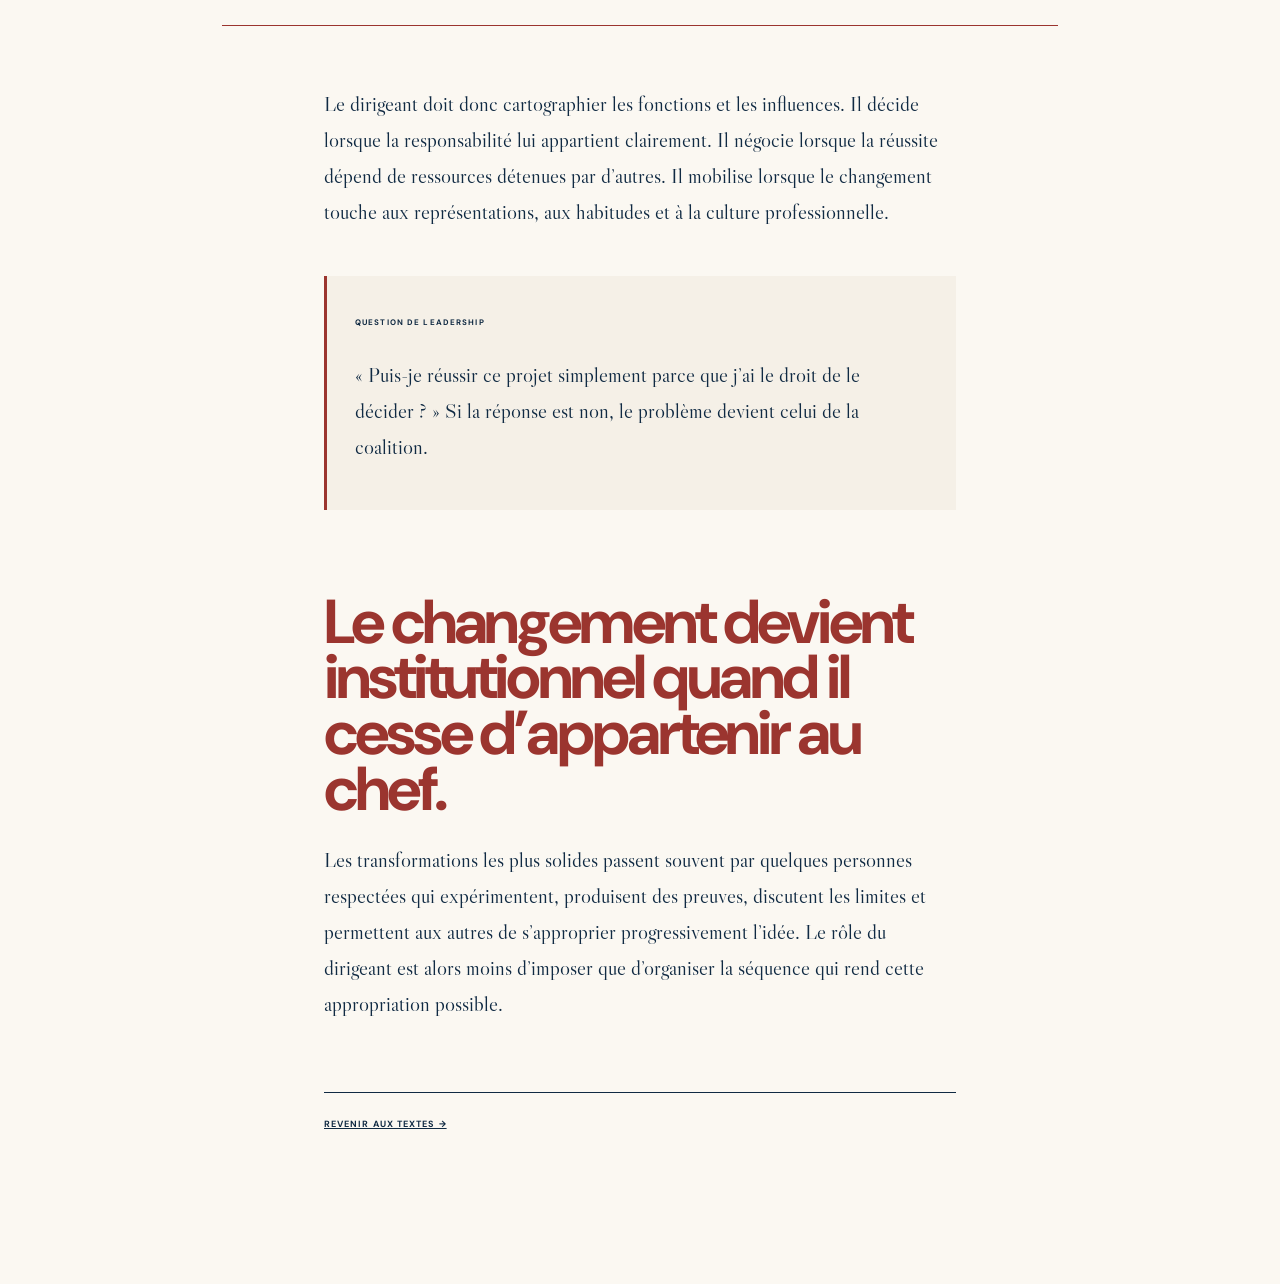
<file: article-leadership.html>
<!doctype html><html lang="fr"><head><meta charset="utf-8"><meta name="viewport" content="width=device-width,initial-scale=1"><title>Une école possède toujours deux organigrammes.</title><link href="https://fonts.googleapis.com/css2?family=DM+Sans:wght@400;700&family=IBM+Plex+Mono:wght@400;500&family=Libre+Caslon+Display:ital@0;1&display=swap" rel="stylesheet"><link rel="stylesheet" href="article.css"></head><body><header><a class="article-brand" href="index.html">LE TEMPS D’APPRENDRE</a><a href="numero-01.html#sommaire">← N°01 / SOMMAIRE</a></header><section class="hero"><small>02 / DIRIGER · 08 MIN</small><h1>Une école possède toujours deux organigrammes.</h1><p>Le premier dit qui dirige. Le second révèle qui influence.</p></section><article class="body"><p>Dans tout établissement, l’organigramme officiel ne raconte qu’une partie de l’histoire. Il distribue les responsabilités, mais il ne dit pas nécessairement qui rend une idée crédible auprès des équipes.</p><h2>L’organigramme invisible.</h2><p>Un enseignant sans responsabilité hiérarchique peut être davantage écouté qu’un cadre. Son influence vient de la compétence reconnue, de la confiance acquise, de la qualité de son jugement ou de sa capacité à dire ce que d’autres pensent sans parvenir à le formuler.</p><blockquote>Pour transformer une organisation, il faut savoir non seulement qui décide, mais qui rend le changement désirable.</blockquote><p>Le dirigeant doit donc cartographier les fonctions et les influences. Il décide lorsque la responsabilité lui appartient clairement. Il négocie lorsque la réussite dépend de ressources détenues par d’autres. Il mobilise lorsque le changement touche aux représentations, aux habitudes et à la culture professionnelle.</p><div class="article-note"><b>QUESTION DE LEADERSHIP</b><p>« Puis-je réussir ce projet simplement parce que j’ai le droit de le décider&nbsp;? » Si la réponse est non, le problème devient celui de la coalition.</p></div><h2>Le changement devient institutionnel quand il cesse d’appartenir au chef.</h2><p>Les transformations les plus solides passent souvent par quelques personnes respectées qui expérimentent, produisent des preuves, discutent les limites et permettent aux autres de s’approprier progressivement l’idée. Le rôle du dirigeant est alors moins d’imposer que d’organiser la séquence qui rend cette appropriation possible.</p><div class="article-end"><a href="index.html#textes">REVENIR AUX TEXTES →</a></div></article></body></html>
</file>
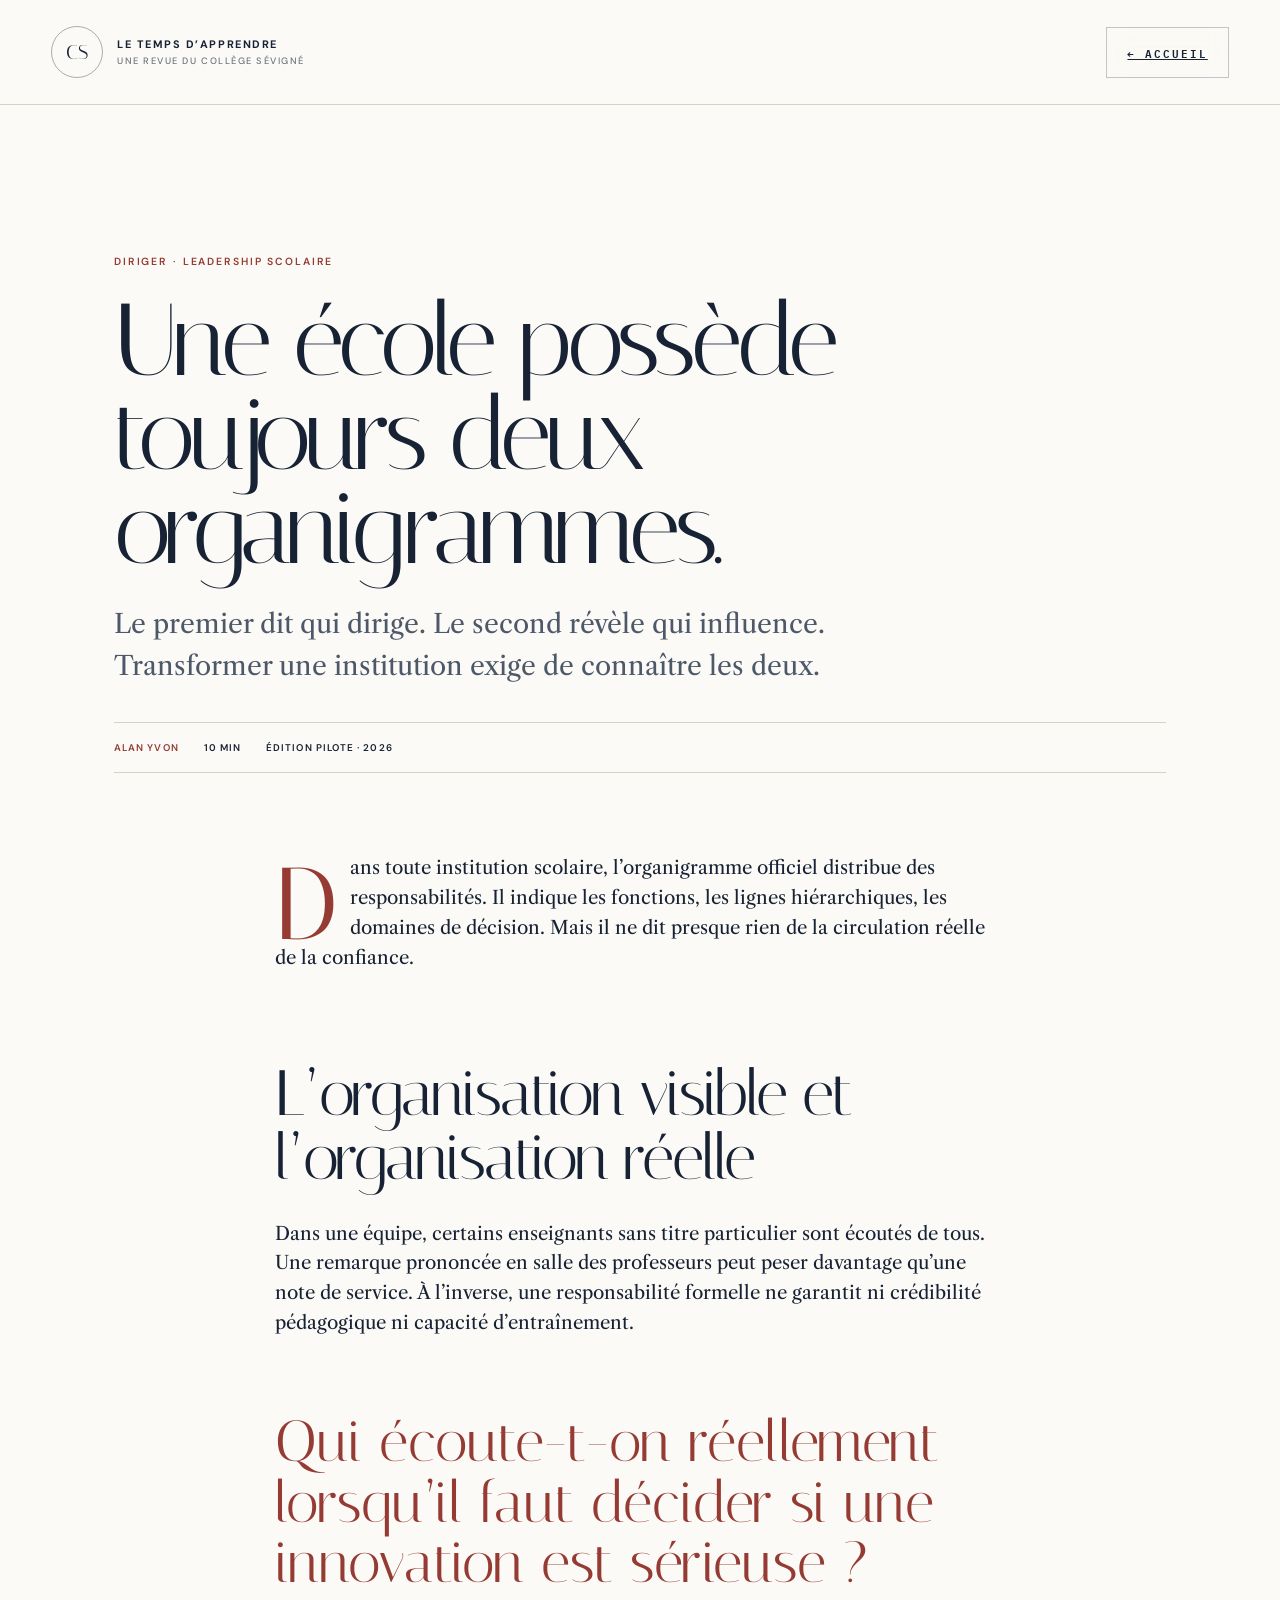
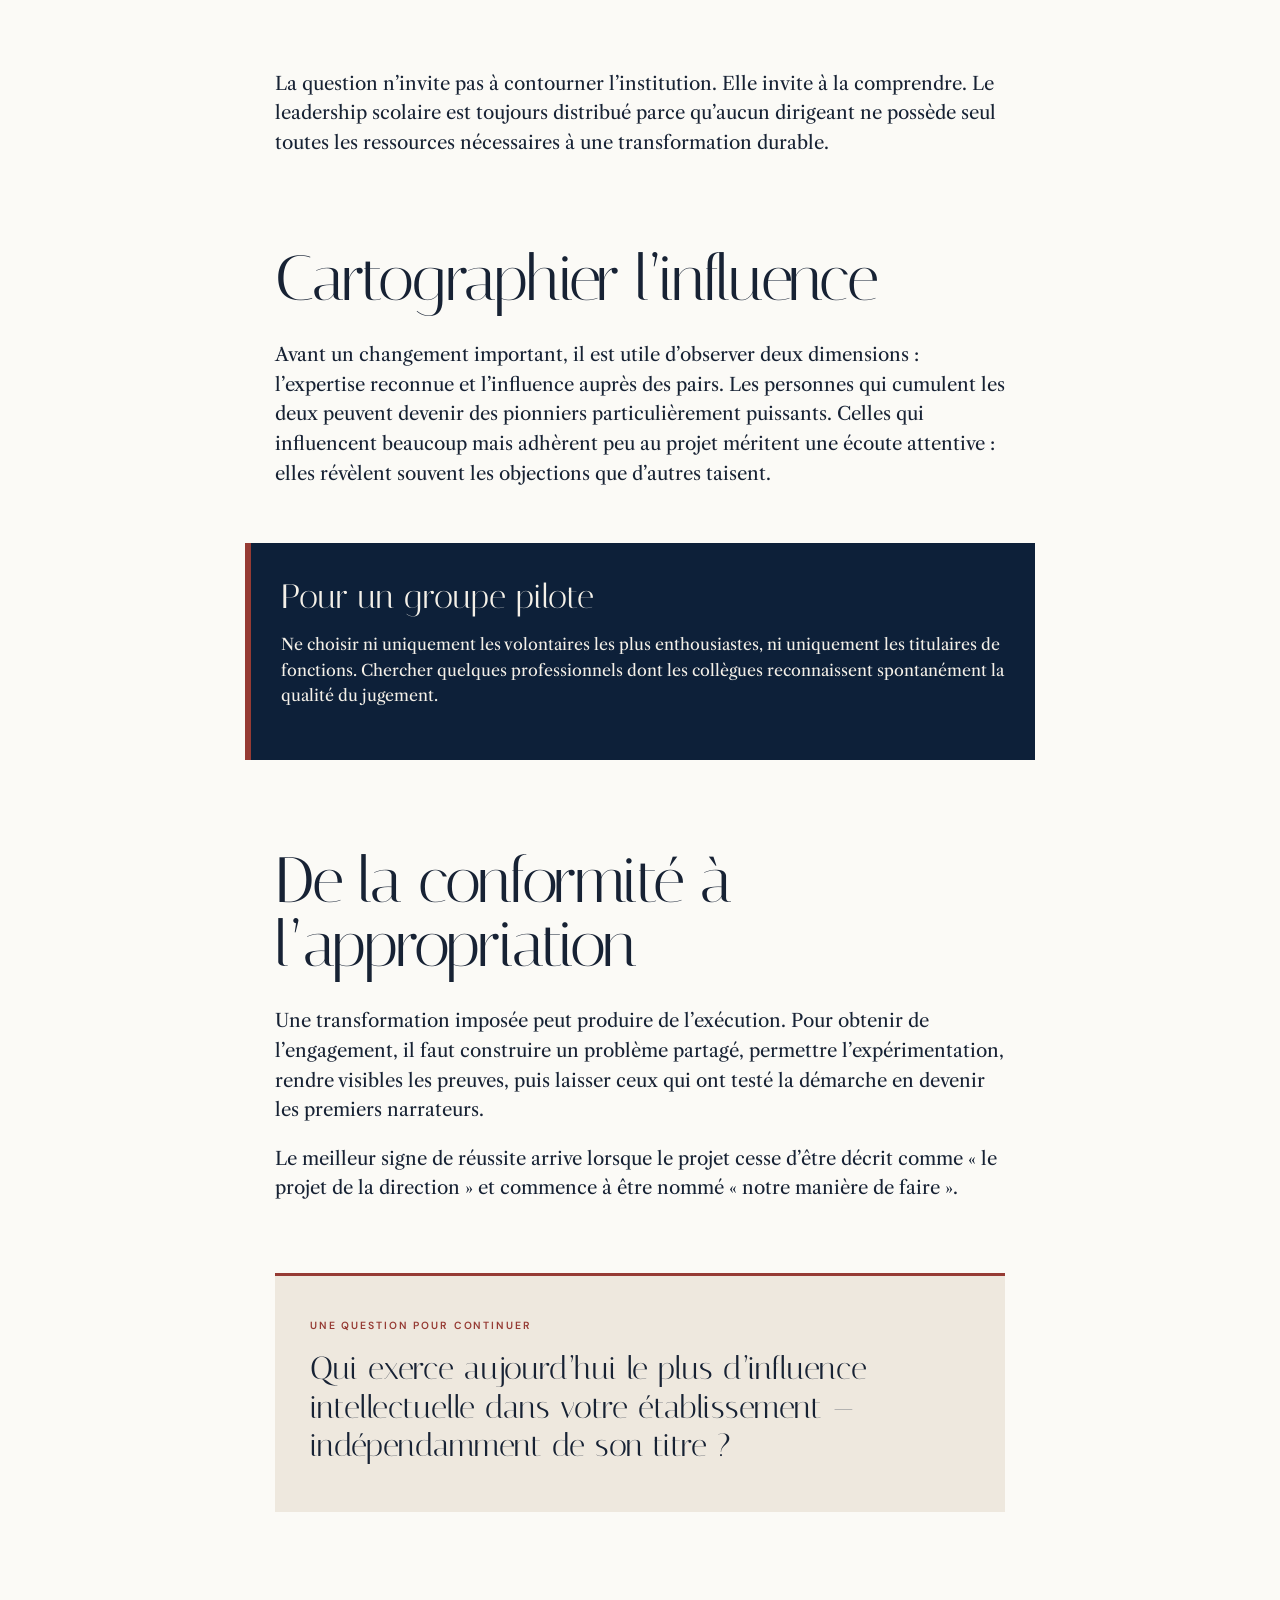
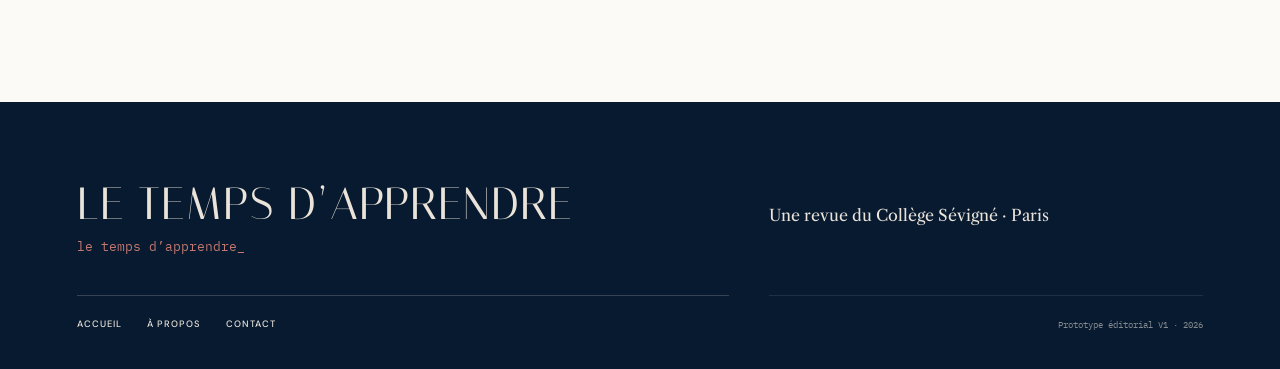
<file: article-organigrammes.html>
<!doctype html><html lang="fr"><head><meta charset="utf-8"><meta name="viewport" content="width=device-width,initial-scale=1"><title>Une école possède toujours deux organigrammes — Le Temps d’apprendre</title><link rel="preconnect" href="https://fonts.googleapis.com"><link rel="preconnect" href="https://fonts.gstatic.com" crossorigin><link href="https://fonts.googleapis.com/css2?family=DM+Sans:wght@400;500;600&family=IBM+Plex+Mono:wght@400;500&family=Italiana&family=Libre+Caslon+Text:ital,wght@0,400;0,700;1,400&display=swap" rel="stylesheet"><link rel="stylesheet" href="styles.css"></head><body class="article-page"><header class="site-header article-header"><a class="school-brand" href="index.html"><span class="monogram">CS</span><span class="school-name"><strong>LE TEMPS D’APPRENDRE</strong><small>UNE REVUE DU COLLÈGE SÉVIGNÉ</small></span></a><a class="index-button" href="index.html">← ACCUEIL</a></header><main class="article-shell"><p class="article-kicker">DIRIGER · LEADERSHIP SCOLAIRE</p><h1>Une école possède toujours deux organigrammes.</h1><p class="article-deck">Le premier dit qui dirige. Le second révèle qui influence. Transformer une institution exige de connaître les deux.</p><div class="article-byline"><span>ALAN YVON</span><span>10 MIN</span><span>ÉDITION PILOTE · 2026</span></div><article class="longform"><p class="drop">Dans toute institution scolaire, l’organigramme officiel distribue des responsabilités. Il indique les fonctions, les lignes hiérarchiques, les domaines de décision. Mais il ne dit presque rien de la circulation réelle de la confiance.</p><h2>L’organisation visible et l’organisation réelle</h2><p>Dans une équipe, certains enseignants sans titre particulier sont écoutés de tous. Une remarque prononcée en salle des professeurs peut peser davantage qu’une note de service. À l’inverse, une responsabilité formelle ne garantit ni crédibilité pédagogique ni capacité d’entraînement.</p><blockquote>Qui écoute-t-on réellement lorsqu’il faut décider si une innovation est sérieuse&nbsp;?</blockquote><p>La question n’invite pas à contourner l’institution. Elle invite à la comprendre. Le leadership scolaire est toujours distribué parce qu’aucun dirigeant ne possède seul toutes les ressources nécessaires à une transformation durable.</p><h2>Cartographier l’influence</h2><p>Avant un changement important, il est utile d’observer deux dimensions&nbsp;: l’expertise reconnue et l’influence auprès des pairs. Les personnes qui cumulent les deux peuvent devenir des pionniers particulièrement puissants. Celles qui influencent beaucoup mais adhèrent peu au projet méritent une écoute attentive&nbsp;: elles révèlent souvent les objections que d’autres taisent.</p><div class="article-callout"><h3>Pour un groupe pilote</h3><p>Ne choisir ni uniquement les volontaires les plus enthousiastes, ni uniquement les titulaires de fonctions. Chercher quelques professionnels dont les collègues reconnaissent spontanément la qualité du jugement.</p></div><h2>De la conformité à l’appropriation</h2><p>Une transformation imposée peut produire de l’exécution. Pour obtenir de l’engagement, il faut construire un problème partagé, permettre l’expérimentation, rendre visibles les preuves, puis laisser ceux qui ont testé la démarche en devenir les premiers narrateurs.</p><p>Le meilleur signe de réussite arrive lorsque le projet cesse d’être décrit comme «&nbsp;le projet de la direction&nbsp;» et commence à être nommé «&nbsp;notre manière de faire&nbsp;».</p><div class="article-question"><span class="article-kicker">UNE QUESTION POUR CONTINUER</span><p>Qui exerce aujourd’hui le plus d’influence intellectuelle dans votre établissement — indépendamment de son titre&nbsp;?</p></div></article></main><footer class="site-footer"><div class="footer-title"><strong>LE TEMPS D’APPRENDRE</strong><span>le temps d’apprendre_</span></div><p>Une revue du Collège Sévigné · Paris</p><nav><a href="index.html">ACCUEIL</a><a href="#">À PROPOS</a><a href="#">CONTACT</a></nav><small>Prototype éditorial V1 · 2026</small></footer></body></html>
</file>
<file: styles.css>
:root{
  --navy:#0d2039;
  --navy2:#112641;
  --ivory:#f4f0e8;
  --paper:#fbfaf6;
  --ink:#172234;
  --red:#963b34;
  --red-soft:#c4786f;
  --muted:#697386;
  --line:#d8d0c5;
  --serif:"Libre Caslon Text",Georgia,serif;
  --display:"Italiana",Georgia,serif;
  --sans:"DM Sans",Arial,sans-serif;
  --mono:"IBM Plex Mono",monospace;
}
*{box-sizing:border-box}
html{scroll-behavior:smooth;background:var(--navy)}
body{margin:0;background:var(--ivory);color:var(--ink);font-family:var(--serif);line-height:1.6;overflow-x:hidden}
a{color:inherit}button,input{font:inherit}.skip{position:absolute;left:-9999px;top:1rem}.skip:focus{left:1rem;z-index:999;background:var(--paper);padding:.8rem 1rem}

.site-header{position:absolute;z-index:50;top:0;left:0;right:0;display:flex;align-items:center;justify-content:space-between;padding:26px clamp(20px,4vw,62px);color:var(--ivory)}
.school-brand{display:flex;align-items:center;gap:14px;text-decoration:none}.monogram{width:52px;height:52px;border:1px solid rgba(244,240,232,.65);border-radius:50%;display:grid;place-items:center;font-family:var(--display);font-size:1.25rem}.school-name{display:flex;flex-direction:column;font:500 .68rem/1.35 var(--sans);letter-spacing:.14em}.school-name small{opacity:.62;font-size:.58rem;margin-top:3px}
.index-button{border:1px solid rgba(244,240,232,.45);color:var(--ivory);background:rgba(13,32,57,.16);backdrop-filter:blur(10px);padding:15px 20px;font:600 .67rem var(--mono);letter-spacing:.18em;cursor:pointer}.index-button b{color:var(--red-soft);margin-left:12px;font-size:1rem}.index-button:hover{background:rgba(13,32,57,.48)}
.index-panel{position:fixed;z-index:100;inset:0;background:var(--navy);color:var(--ivory);padding:clamp(22px,5vw,70px);transform:translateY(-104%);transition:transform .55s cubic-bezier(.2,.8,.2,1);overflow:auto}.index-panel.open{transform:translateY(0)}.index-toolbar{display:flex;justify-content:space-between;border-bottom:1px solid rgba(244,240,232,.2);padding-bottom:18px;font:500 .65rem var(--mono);letter-spacing:.17em;color:var(--red-soft)}.index-close{border:0;background:none;color:var(--ivory);font:300 2.2rem/1 var(--sans);cursor:pointer}.index-nav{max-width:1200px;margin:45px auto}.index-nav a{display:grid;grid-template-columns:70px minmax(0,1fr) 260px;gap:24px;align-items:baseline;text-decoration:none;border-bottom:1px solid rgba(244,240,232,.18);padding:18px 0}.index-nav a span{font:400 .7rem var(--mono);color:var(--red-soft)}.index-nav a strong{font:400 clamp(2.3rem,5vw,5.4rem)/1 var(--display);letter-spacing:-.03em}.index-nav a em{font:400 .9rem var(--mono);opacity:.55}.index-signature{max-width:1200px;margin:35px auto 0;font:400 1rem var(--mono);color:var(--red-soft)}

.hero{position:relative;min-height:100svh;background:var(--navy);color:var(--ivory);display:flex;align-items:flex-end;overflow:hidden}
.hero-film,.hero-fallback,.hero-shade,.hero-grain{position:absolute;inset:0;width:100%;height:100%}.hero-film{object-fit:cover;object-position:center 48%;z-index:0}.hero-fallback{z-index:-1;background:url('hero-poster.jpg') center/cover no-repeat}.hero-shade{z-index:1;background:linear-gradient(90deg,rgba(7,21,39,.96) 0%,rgba(9,27,48,.82) 38%,rgba(10,27,48,.28) 67%,rgba(9,22,38,.43) 100%),linear-gradient(0deg,rgba(7,20,36,.72) 0%,transparent 45%)}
.hero-grain{z-index:2;opacity:.15;pointer-events:none;background-image:url("data:image/svg+xml,%3Csvg viewBox='0 0 180 180' xmlns='http://www.w3.org/2000/svg'%3E%3Cfilter id='n'%3E%3CfeTurbulence type='fractalNoise' baseFrequency='.92' numOctaves='2' stitchTiles='stitch'/%3E%3C/filter%3E%3Crect width='100%25' height='100%25' filter='url(%23n)' opacity='.45'/%3E%3C/svg%3E");mix-blend-mode:soft-light}
.hero-copy{position:relative;z-index:4;width:min(1050px,76vw);padding:160px clamp(24px,6vw,88px) 80px}.eyebrow{margin:0 0 18px;font:600 .65rem/1.35 var(--sans);letter-spacing:.2em;text-transform:uppercase;color:var(--red)}.eyebrow.light{color:var(--red-soft)}.eyebrow.pale{color:#efd8d3}.typed-brand{margin:0 0 8px;font:400 clamp(.9rem,1.6vw,1.25rem)/1.3 var(--mono);letter-spacing:.045em;color:var(--red-soft)}.typed-brand span{animation:blink 1s steps(1,end) infinite}.hero h1{margin:0;font:400 clamp(4.8rem,10vw,10.8rem)/.83 var(--display);letter-spacing:-.052em}.hero-tagline{font:400 clamp(1.3rem,2.4vw,2.1rem)/1.35 var(--serif);margin:28px 0 0;max-width:540px}.outline-cta{display:inline-flex;align-items:center;gap:34px;margin-top:34px;border:1px solid rgba(196,120,111,.8);padding:14px 18px;text-decoration:none;font:600 .64rem var(--sans);letter-spacing:.15em}.outline-cta span{color:var(--red-soft)}.outline-cta:hover{background:var(--red);border-color:var(--red)}
.hero-issue{position:absolute;z-index:4;right:clamp(26px,5vw,76px);bottom:78px;display:flex;align-items:flex-start;gap:12px;color:rgba(244,240,232,.72);font:500 .61rem/1.45 var(--mono);letter-spacing:.16em}.hero-issue>span{font:400 3.6rem/1 var(--display);color:var(--red-soft)}.hero-issue p{margin:.4rem 0 0}.scroll-cue{position:absolute;z-index:4;right:19px;top:47%;writing-mode:vertical-rl;text-decoration:none;font:500 .55rem var(--mono);letter-spacing:.18em;display:flex;align-items:center;gap:12px;opacity:.68}.scroll-cue i{display:block;width:1px;height:65px;background:rgba(244,240,232,.48)}

.dossier{display:grid;grid-template-columns:minmax(0,1.15fr) minmax(360px,.85fr);background:var(--paper)}.dossier-story{padding:clamp(70px,9vw,130px) clamp(24px,7vw,105px)}.dossier-story h2{margin:.25em 0 .34em;font:400 clamp(3.5rem,6.8vw,7.2rem)/.98 var(--display);letter-spacing:-.045em}.standfirst{max-width:750px;font-size:clamp(1.1rem,2vw,1.45rem);color:#4f5968}.story-footer{display:flex;gap:22px;align-items:center;margin-top:50px;padding-top:18px;border-top:1px solid var(--line);font:600 .62rem var(--sans);letter-spacing:.13em}.story-footer span:first-child{color:var(--red)}.story-footer a{margin-left:auto;text-decoration:none;border-bottom:1px solid var(--red);padding-bottom:5px}
.prisme-card{background:var(--red);color:var(--paper);padding:clamp(65px,8vw,120px) clamp(26px,5vw,70px);display:flex;flex-direction:column;justify-content:center}.prisme-card h2{font:400 clamp(4.8rem,8vw,8rem)/.9 var(--display);margin:.1em 0 .35em}.prisme-mini{display:grid;grid-template-columns:repeat(6,1fr);border-top:1px solid rgba(255,255,255,.35);border-bottom:1px solid rgba(255,255,255,.35);padding:22px 0;margin-bottom:34px}.prisme-mini div{min-width:0}.prisme-mini b{display:block;font:400 clamp(1.8rem,3vw,3rem) var(--display)}.prisme-mini span{display:block;font:500 .48rem var(--sans);letter-spacing:.05em;writing-mode:vertical-rl;transform:rotate(180deg);height:82px;margin-top:8px;opacity:.8}.prisme-card>p:not(.eyebrow){font-size:1.2rem;max-width:500px}.prisme-card>a{align-self:flex-start;margin-top:22px;text-decoration:none;border-bottom:1px solid #fff;padding-bottom:7px;font:600 .65rem var(--sans);letter-spacing:.12em}

.prisme-experience{background:var(--navy);color:var(--ivory);padding:clamp(90px,11vw,155px) clamp(24px,6vw,90px)}.prisme-heading{display:grid;grid-template-columns:190px 1fr;gap:50px;max-width:1300px;margin:auto}.prisme-heading .eyebrow{padding-top:12px}.prisme-heading h2{margin:0;font:400 clamp(3.6rem,7vw,7.8rem)/.96 var(--display);letter-spacing:-.045em}.prisme-heading h2 em{color:var(--red-soft);font-style:normal}.prisme-steps{display:grid;grid-template-columns:repeat(6,1fr);max-width:1300px;margin:90px auto 0;border-top:1px solid rgba(244,240,232,.2);border-bottom:1px solid rgba(244,240,232,.2)}.p-step{position:relative;min-height:220px;border:0;border-right:1px solid rgba(244,240,232,.18);background:transparent;color:var(--ivory);cursor:pointer;text-align:left;padding:22px;transition:background .25s ease,color .25s ease}.p-step:last-child{border-right:0}.p-step span{display:block;font:400 4.5rem/1 var(--display);opacity:.46}.p-step b{position:absolute;left:22px;bottom:22px;font:500 .62rem var(--sans);letter-spacing:.13em}.p-step.active,.p-step:hover{background:var(--red);color:#fff}.p-step.active span,.p-step:hover span{opacity:1}.step-reading{max-width:1300px;margin:38px auto 0;display:grid;grid-template-columns:160px minmax(0,720px);gap:30px;align-items:start}.step-num{font:400 .65rem var(--mono);letter-spacing:.12em;color:var(--red-soft)}.step-text{font-size:clamp(1.15rem,2vw,1.55rem);margin:0}

.articles{background:var(--ivory);padding:clamp(90px,11vw,150px) clamp(22px,5vw,74px)}.section-intro{display:grid;grid-template-columns:160px minmax(0,1fr) 330px;gap:40px;align-items:end;max-width:1350px;margin:auto 0 70px}.section-intro h2{margin:0;font:400 clamp(4rem,7vw,7.5rem)/.9 var(--display);letter-spacing:-.045em}.section-intro>p:last-child{margin:0;color:#556071}.article-grid{display:grid;grid-template-columns:1.2fr 1fr 1fr;max-width:1350px;margin:auto;border-top:1px solid var(--line);border-left:1px solid var(--line)}.article-card{position:relative;min-height:530px;padding:34px 32px 30px;border-right:1px solid var(--line);border-bottom:1px solid var(--line);display:flex;flex-direction:column}.article-card.dominant{min-height:610px}.article-card.tinted{background:var(--red);color:#fff}.article-card .number{position:absolute;right:24px;top:12px;font:400 5.2rem var(--display);opacity:.12}.article-card h3{margin:.45em 0 .6em;font:400 clamp(2.4rem,3.7vw,4.4rem)/1.02 var(--display);letter-spacing:-.03em}.article-card h3 a{text-decoration:none}.article-card>p:not(.eyebrow){font-size:1.05rem;color:#586171;max-width:430px}.article-card.tinted>p:not(.eyebrow){color:#f0e4e1}.article-card footer{margin-top:auto;padding-top:18px;border-top:1px solid currentColor;display:flex;justify-content:space-between;gap:20px;font:600 .58rem var(--sans);letter-spacing:.11em;opacity:.9}.article-card footer a{text-decoration:none}

.terrain{position:relative;min-height:720px;background:var(--navy);color:var(--ivory);display:grid;grid-template-columns:1.15fr .85fr;overflow:hidden}.terrain-image{background:url('hero-poster.jpg') center/cover no-repeat;filter:sepia(.15) contrast(1.05);min-height:720px}.terrain-content{display:flex;flex-direction:column;justify-content:center;padding:70px clamp(30px,6vw,90px);background:linear-gradient(135deg,var(--navy),#172d4d)}.terrain-content h2{font:400 clamp(3rem,5.5vw,6rem)/1 var(--display);margin:.25em 0}.terrain-content>p:not(.eyebrow,.type-line){font-size:1.12rem;max-width:540px;color:#d8dce3}.type-line{margin-top:38px;font:400 .82rem var(--mono);color:var(--red-soft)}

.penser{position:relative;background:var(--paper);min-height:720px;padding:clamp(100px,12vw,170px) clamp(24px,7vw,110px);overflow:hidden}.ghost-word{position:absolute;left:-2vw;top:0;font:400 clamp(10rem,25vw,28rem)/.8 var(--display);color:rgba(150,59,52,.06);white-space:nowrap}.penser-copy{position:relative;max-width:900px;margin-left:auto}.penser-copy blockquote{font:400 clamp(3.6rem,6vw,6.7rem)/1.02 var(--display);letter-spacing:-.04em;margin:.25em 0}.penser-copy cite{font:500 .68rem var(--mono);color:var(--red);font-style:normal;letter-spacing:.13em}.penser-copy>p:last-child{max-width:620px;margin-top:54px;padding-top:25px;border-top:1px solid var(--red);font-size:1.2rem}

.newsletter{display:grid;grid-template-columns:1fr 1fr;gap:70px;background:var(--red);color:#fff;padding:clamp(70px,9vw,120px) clamp(24px,7vw,110px)}.newsletter h2{font:400 clamp(3.2rem,5.6vw,6rem)/1 var(--display);margin:.2em 0}.newsletter-form{align-self:end}.newsletter-form label{display:block;font:500 .62rem var(--sans);letter-spacing:.13em;text-transform:uppercase;margin-bottom:12px}.newsletter-form>div{display:flex;border-bottom:1px solid rgba(255,255,255,.75)}.newsletter-form input{flex:1;border:0;background:transparent;color:#fff;padding:14px 0;font:400 1.25rem var(--serif);outline:0;min-width:0}.newsletter-form input::placeholder{color:rgba(255,255,255,.6)}.newsletter-form button{border:0;background:transparent;color:#fff;font:600 .62rem var(--sans);letter-spacing:.1em;cursor:pointer}.newsletter-form small{display:block;margin-top:12px;opacity:.65;font:400 .58rem var(--mono)}

.site-footer{background:#081a30;color:#e9e3da;padding:75px clamp(24px,6vw,90px) 38px;display:grid;grid-template-columns:1.2fr .8fr;gap:40px}.footer-title{display:flex;flex-direction:column}.footer-title strong{font:400 clamp(2rem,3.5vw,4rem) var(--display);letter-spacing:.02em}.footer-title span{font:400 .8rem var(--mono);color:var(--red-soft);margin-top:8px}.site-footer>p{align-self:center;font-size:1rem}.site-footer nav{display:flex;gap:24px;flex-wrap:wrap;border-top:1px solid rgba(255,255,255,.18);padding-top:22px}.site-footer nav a{font:500 .58rem var(--sans);letter-spacing:.12em;text-decoration:none}.site-footer small{text-align:right;border-top:1px solid rgba(255,255,255,.18);padding-top:22px;font:400 .58rem var(--mono);opacity:.55}

.article-page{background:var(--paper)}.article-header{position:sticky;top:0;z-index:30;background:rgba(251,250,246,.93);backdrop-filter:blur(12px);color:var(--ink);border-bottom:1px solid var(--line)}.article-header .monogram{border-color:rgba(13,32,57,.35)}.article-header .index-button{color:var(--ink);border-color:rgba(13,32,57,.24);background:transparent}.article-shell{max-width:1100px;margin:auto;padding:140px 24px 120px}.article-kicker{font:600 .65rem var(--sans);letter-spacing:.18em;color:var(--red);text-transform:uppercase}.article-shell h1{font:400 clamp(4rem,8vw,8rem)/.92 var(--display);letter-spacing:-.05em;margin:.25em 0}.article-deck{max-width:780px;font-size:clamp(1.25rem,2.2vw,1.65rem);color:#4d5869}.article-byline{display:flex;gap:25px;margin-top:35px;padding:18px 0;border-top:1px solid var(--line);border-bottom:1px solid var(--line);font:600 .61rem var(--sans);letter-spacing:.11em}.article-byline span:first-child{color:var(--red)}.longform{max-width:730px;margin:80px auto 0}.longform>p{font-size:1.16rem}.longform .drop:first-letter{float:left;font:400 6.4rem/.72 var(--display);padding:15px 12px 0 0;color:var(--red)}.longform h2{font:400 clamp(2.8rem,5vw,4.7rem)/1 var(--display);letter-spacing:-.035em;margin:1.4em 0 .45em}.longform h3{font:400 2.1rem/1.12 var(--display);margin:1.5em 0 .4em}.longform blockquote{font:400 clamp(2.5rem,4.5vw,4.1rem)/1.05 var(--display);color:var(--red);margin:1.3em 0}.article-callout{margin:55px -30px;padding:35px 30px;background:var(--navy);color:var(--ivory);border-left:6px solid var(--red)}.article-callout h3{margin-top:0}.prisme-detail{margin:70px calc(50% - 50vw);padding:90px max(24px,calc((100vw - 1080px)/2));background:var(--red);color:white}.prisme-detail h2{margin:0 0 45px;font:400 clamp(4rem,8vw,8rem)/.9 var(--display)}.prisme-detail-grid{display:grid;grid-template-columns:repeat(3,1fr);border-top:1px solid rgba(255,255,255,.35);border-left:1px solid rgba(255,255,255,.35)}.prisme-detail-grid div{min-height:220px;padding:25px;border-right:1px solid rgba(255,255,255,.35);border-bottom:1px solid rgba(255,255,255,.35)}.prisme-detail-grid b{font:400 4rem var(--display)}.prisme-detail-grid h3{font:500 .68rem var(--sans);letter-spacing:.13em;margin:.6em 0}.prisme-detail-grid p{font-size:.98rem;opacity:.9}.article-question{margin:70px 0;padding:35px;border-top:3px solid var(--red);background:#eee8de}.article-question p{font:400 2rem/1.2 var(--display);margin:.4em 0}

@keyframes blink{0%,48%{opacity:1}49%,100%{opacity:0}}
@media (prefers-reduced-motion:reduce){html{scroll-behavior:auto}.hero-film{display:none}.typed-brand span{animation:none}.index-panel{transition:none}}

@media(max-width:1050px){
  .dossier{grid-template-columns:1fr}.prisme-card{min-height:580px}.section-intro{grid-template-columns:120px 1fr}.section-intro>p:last-child{grid-column:2}.article-grid{grid-template-columns:1fr 1fr}.article-card.tinted{grid-column:1/-1;min-height:420px}.terrain{grid-template-columns:1fr}.terrain-image{min-height:480px}.terrain-content{min-height:560px}.newsletter{grid-template-columns:1fr}.newsletter-form{max-width:700px}.site-footer{grid-template-columns:1fr}.site-footer small{text-align:left}.prisme-heading{grid-template-columns:1fr}.prisme-steps{grid-template-columns:repeat(3,1fr)}.p-step:nth-child(3){border-right:0}.p-step:nth-child(-n+3){border-bottom:1px solid rgba(244,240,232,.18)}
}
@media(max-width:720px){
  .site-header{padding:18px 18px}.school-name{display:none}.monogram{width:46px;height:46px}.index-button{padding:12px 14px}.index-nav a{grid-template-columns:40px 1fr}.index-nav a em{display:none}.index-nav a strong{font-size:clamp(2.3rem,12vw,4.6rem)}
  .hero{min-height:100svh;align-items:flex-start}.hero-film{object-position:54% 50%}.hero-shade{background:linear-gradient(90deg,rgba(7,21,39,.93) 0%,rgba(7,21,39,.62) 58%,rgba(7,21,39,.2) 100%),linear-gradient(0deg,rgba(7,20,36,.82),transparent 52%)}.hero-copy{width:100%;padding:145px 24px 170px}.hero h1{font-size:clamp(4.1rem,18vw,7rem);line-height:.88}.hero-tagline{font-size:1.45rem;max-width:310px}.hero-issue{left:24px;right:auto;bottom:34px}.scroll-cue{display:none}
  .dossier-story{padding:75px 24px}.dossier-story h2{font-size:clamp(3.3rem,13vw,5.6rem)}.story-footer{align-items:flex-start;flex-wrap:wrap}.story-footer a{width:100%;margin-left:0;margin-top:8px}.prisme-card{padding:75px 24px;min-height:0}.prisme-mini{grid-template-columns:repeat(3,1fr);row-gap:20px}.prisme-mini span{writing-mode:initial;transform:none;height:auto;font-size:.47rem;margin-top:3px}.prisme-card h2{font-size:clamp(4.7rem,20vw,7rem)}
  .prisme-experience{padding:80px 20px}.prisme-heading h2{font-size:clamp(3.1rem,14vw,5.3rem)}.prisme-steps{grid-template-columns:1fr 1fr;margin-top:55px}.p-step{min-height:150px}.p-step:nth-child(n){border-right:1px solid rgba(244,240,232,.18);border-bottom:1px solid rgba(244,240,232,.18)}.p-step:nth-child(even){border-right:0}.step-reading{grid-template-columns:1fr;gap:10px}
  .articles{padding:80px 20px}.section-intro{display:block}.section-intro h2{font-size:clamp(4rem,18vw,6rem);margin:.2em 0}.section-intro>p:last-child{max-width:450px}.article-grid{grid-template-columns:1fr;border-left:0}.article-card,.article-card.dominant,.article-card.tinted{grid-column:auto;min-height:460px;border-left:1px solid var(--line)}.article-card.tinted{border-color:rgba(255,255,255,.3)}.article-card h3{font-size:clamp(2.6rem,11vw,4rem)}
  .terrain-image{min-height:360px}.terrain-content{min-height:520px;padding:70px 24px}.terrain-content h2{font-size:clamp(3.2rem,13vw,5rem)}
  .penser{min-height:620px;padding:90px 24px}.penser-copy blockquote{font-size:clamp(3.1rem,13vw,5rem)}.ghost-word{font-size:42vw;top:20px}
  .newsletter{padding:75px 24px;gap:38px}.newsletter h2{font-size:clamp(3.2rem,13vw,5rem)}.newsletter-form>div{display:block}.newsletter-form button{padding:16px 0}.site-footer{padding:60px 24px 32px}
  .article-shell{padding:110px 20px 90px}.article-shell h1{font-size:clamp(3.8rem,16vw,6rem)}.article-byline{flex-wrap:wrap}.longform{margin-top:55px}.article-callout{margin:45px -6px}.prisme-detail{padding-top:70px;padding-bottom:70px}.prisme-detail-grid{grid-template-columns:1fr}.prisme-detail-grid div{min-height:0}
}

/* V1.2 — Hero plus vivant : mouvement cinématographique assumé */
.hero-film{
  transform-origin:55% 48%;
  will-change:transform,filter;
  animation:heroCamera 18s cubic-bezier(.42,0,.22,1) infinite;
}
.hero-fallback{
  transform-origin:55% 48%;
  animation:heroCamera 18s cubic-bezier(.42,0,.22,1) infinite;
}
.hero-shade::after{
  content:"";
  position:absolute;
  inset:-12%;
  pointer-events:none;
  background:radial-gradient(circle at 72% 35%,rgba(244,240,232,.16),transparent 31%);
  mix-blend-mode:soft-light;
  opacity:.38;
  animation:heroLight 13s ease-in-out infinite;
}
.hero-grain{
  animation:grainAlive .7s steps(2,end) infinite;
}
@keyframes heroCamera{
  0%{transform:scale(1.045) translate3d(0,0,0);filter:contrast(1.01) brightness(.98)}
  24%{transform:scale(1.095) translate3d(-1.35%,-.65%,0);filter:contrast(1.025) brightness(1.01)}
  52%{transform:scale(1.145) translate3d(1.55%,-1.15%,0);filter:contrast(1.04) brightness(1.025)}
  76%{transform:scale(1.09) translate3d(2.15%,.45%,0);filter:contrast(1.025) brightness(1)}
  100%{transform:scale(1.045) translate3d(0,0,0);filter:contrast(1.01) brightness(.98)}
}
@keyframes heroLight{
  0%,100%{transform:translate3d(-3%,1%,0) scale(1);opacity:.25}
  45%{transform:translate3d(3%,-2%,0) scale(1.08);opacity:.48}
  72%{transform:translate3d(1%,2%,0) scale(1.03);opacity:.34}
}
@keyframes grainAlive{
  0%{background-position:0 0;opacity:.12}
  50%{background-position:11px -7px;opacity:.17}
  100%{background-position:-8px 6px;opacity:.13}
}
@media(max-width:720px){
  .hero-film,.hero-fallback{animation-duration:14s;transform-origin:62% 48%}
  .hero-shade::after{animation-duration:10s}
}
@media(prefers-reduced-motion:reduce){
  .hero-film,.hero-fallback,.hero-shade::after,.hero-grain{animation:none!important}
}
</file>
<file: article.css>
*{box-sizing:border-box}:root{--navy:#102a43;--ivory:#f5f0e7;--paper:#fbf8f2;--red:#9b352f;--line:#cfc7bb;--serif:"Libre Caslon Display",Georgia,serif;--sans:"DM Sans",Arial,sans-serif;--mono:"IBM Plex Mono",monospace}
body{margin:0;background:var(--paper);color:var(--navy);font-family:var(--sans)}a{color:inherit}header{height:68px;padding:0 4vw;border-bottom:1px solid rgba(16,42,67,.2);display:flex;justify-content:space-between;align-items:center;background:rgba(251,248,242,.94);position:sticky;top:0;z-index:10;backdrop-filter:blur(10px)}header a{text-decoration:none;font:700 8px var(--sans);letter-spacing:.14em}.article-brand{font-family:var(--serif);font-size:14px;letter-spacing:0}.hero{padding:9vw 5vw 7vw;min-height:74vh;display:flex;flex-direction:column;justify-content:flex-end}.hero small{color:var(--red);letter-spacing:.14em;font:700 8px var(--sans)}.hero h1{font:700 clamp(58px,8vw,120px)/.82 var(--sans);letter-spacing:-.07em;color:var(--red);max-width:1200px;margin:.28em 0}.hero p{font:clamp(28px,3vw,45px)/1.06 var(--serif);max-width:850px}.body{max-width:760px;margin:auto;padding:6vw 5vw 12vw;font:21px/1.72 var(--serif)}.body p:first-child:first-letter{float:left;font:700 82px/.75 var(--sans);color:var(--red);padding:13px 12px 0 0}.body h2{font:700 clamp(42px,5vw,62px)/.9 var(--sans);color:var(--red);letter-spacing:-.05em;margin:1.35em 0 .4em}.body blockquote{margin:60px -8vw;padding:45px 8vw;border-top:1px solid var(--red);border-bottom:1px solid var(--red);font:italic clamp(31px,4vw,52px)/1.1 var(--serif);color:var(--red)}.article-note{border-left:3px solid var(--red);background:var(--ivory);padding:24px 28px;margin:45px 0}.article-note b{font:700 8px var(--sans);letter-spacing:.14em}.article-end{margin-top:70px;padding-top:25px;border-top:1px solid var(--navy);font:700 9px var(--sans);letter-spacing:.12em}
@media(max-width:650px){header{padding:0 5vw}.hero{padding:16vw 5vw 12vw}.hero h1{font-size:15vw}.body{padding:12vw 5vw 20vw;font-size:19px}.body h2{font-size:11vw}.body blockquote{margin:50px -2vw;padding:35px 2vw}}
</file>
